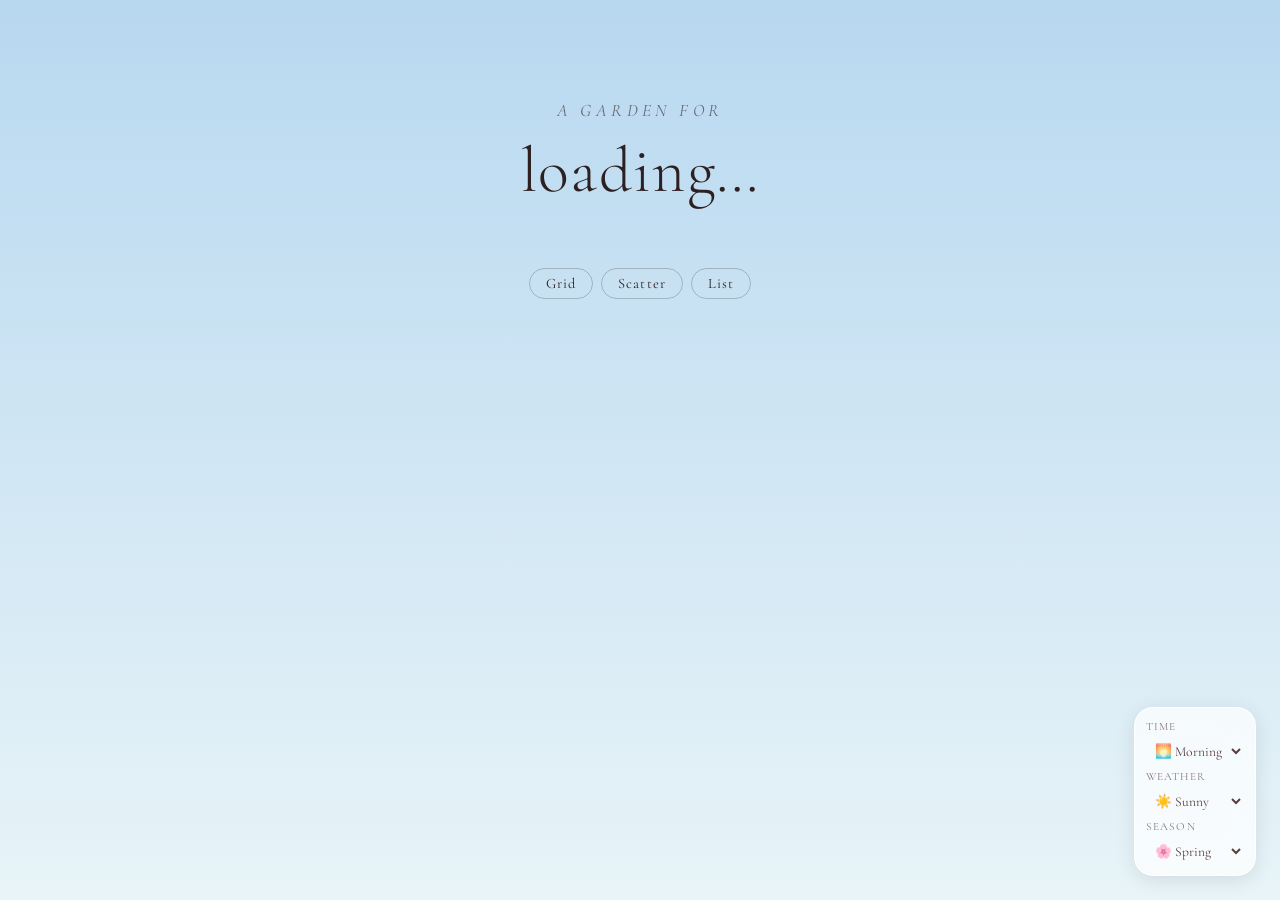
<file: v1.0/index.html>
<!DOCTYPE html>
<html lang="en">
<head>
  <meta charset="UTF-8" />
  <meta name="viewport" content="width=device-width, initial-scale=1.0" />
  <title>A Garden For You 🌸</title>
  <link rel="stylesheet" href="style.css" />
  <style>
    /* ── Page layout ─────────────────────────── */
    .garden-header {
      text-align: center;
      padding: clamp(3rem, 8vw, 6rem) var(--gap) clamp(1.5rem, 4vw, 3rem);
      position: relative;
      z-index: 2;
    }
    .garden-header .greeting {
      font-family: var(--font-display);
      font-size: clamp(0.9rem, 2.5vw, 1.1rem);
      letter-spacing: 0.25em;
      text-transform: uppercase;
      opacity: 0.6;
      margin-bottom: 0.5rem;
      font-style: italic;
    }
    .garden-header h1 { margin-bottom: 0.8rem; }
    .garden-header .welcome {
      font-size: clamp(1.05rem, 2.5vw, 1.3rem);
      opacity: 0.75;
      font-style: italic;
      max-width: 36ch;
      margin: 0 auto;
    }

    /* ── Layout toggle ───────────────────────── */
    .layout-toggle {
      display: flex;
      align-items: center;
      justify-content: center;
      gap: 0.5rem;
      margin-bottom: clamp(1.5rem, 4vw, 2.5rem);
      position: relative;
      z-index: 2;
    }
    .layout-btn {
      font-family: var(--font-display);
      font-size: 0.9rem;
      letter-spacing: 0.08em;
      padding: 0.4em 1.1em;
      border-radius: 2em;
      border: 1px solid rgba(0,0,0,0.2);
      background: transparent;
      cursor: pointer;
      transition: all 0.25s;
      color: inherit;
    }
    .layout-btn.active {
      background: var(--deep-rose);
      border-color: var(--deep-rose);
      color: white;
    }

    /* ── Grid layout ─────────────────────────── */
    #flower-grid {
      max-width: 1200px;
      margin: 0 auto;
      padding: 0 var(--gap) clamp(3rem, 8vw, 5rem);
      position: relative;
      z-index: 2;
    }
    #flower-grid.layout-grid {
      display: grid;
      grid-template-columns: repeat(auto-fill, minmax(min(280px, 100%), 1fr));
      gap: var(--gap);
    }
    #flower-grid.layout-list {
      display: flex;
      flex-direction: column;
      gap: 1rem;
      max-width: 700px;
    }
    #flower-grid.layout-scatter {
      display: block;
      min-height: 80vh;
      position: relative;
    }

    /* ── Flower card ─────────────────────────── */
    .flower-card {
      cursor: pointer;
      text-decoration: none;
      color: inherit;
      display: block;
    }
    .flower-card .card-inner {
      padding: clamp(1.2rem, 3vw, 2rem);
      height: 100%;
      display: flex;
      flex-direction: column;
      gap: 0.8rem;
    }
    .layout-list .flower-card .card-inner {
      flex-direction: row;
      align-items: center;
      gap: 1.2rem;
    }

    .flower-icon {
      width: 80px;
      height: 80px;
      border-radius: 50%;
      display: flex;
      align-items: center;
      justify-content: center;
      font-size: 2.2rem;
      flex-shrink: 0;
      transition: transform 0.4s var(--ease-gentle);
    }
    .flower-card:hover .flower-icon { transform: rotate(12deg) scale(1.1); }
    .layout-list .flower-icon { width: 64px; height: 64px; font-size: 1.8rem; }

    .flower-card h3 {
      font-size: clamp(1.3rem, 3vw, 1.7rem);
      font-weight: 400;
    }
    .flower-card .fun-fact {
      font-size: 0.92rem;
      opacity: 0.6;
      font-style: italic;
      line-height: 1.5;
    }
    .flower-card .visit-hint {
      margin-top: auto;
      font-size: 0.85rem;
      letter-spacing: 0.1em;
      text-transform: uppercase;
      opacity: 0;
      transition: opacity 0.3s;
    }
    .flower-card:hover .visit-hint { opacity: 0.5; }

    /* Scatter layout */
    .layout-scatter .flower-card {
      position: absolute;
      width: clamp(180px, 25vw, 240px);
    }

    /* ── Entrance animation ───────────────────── */
    .flower-card {
      opacity: 0;
      transform: translateY(20px);
      animation: cardIn 0.6s var(--ease-gentle) forwards;
    }
    @keyframes cardIn {
      to { opacity: 1; transform: translateY(0); }
    }

    /* ── Ambient petals ──────────────────────── */
    .ambient-petal {
      position: fixed;
      pointer-events: none;
      font-size: clamp(1rem, 3vw, 1.6rem);
      opacity: 0;
      animation: petalDrift linear infinite;
      z-index: 0;
    }
    @keyframes petalDrift {
      0%   { transform: translateY(110vh) rotate(0deg) translateX(0); opacity: 0; }
      5%   { opacity: 0.7; }
      95%  { opacity: 0.4; }
      100% { transform: translateY(-20vh) rotate(720deg) translateX(40px); opacity: 0; }
    }
  </style>
</head>
<body>
  <canvas class="stars" id="stars"></canvas>

  <!-- Header -->
  <header class="garden-header">
    <p class="greeting" id="greeting-line">A garden for</p>
    <h1 id="site-title">loading…</h1>
    <p class="welcome" id="welcome-msg"></p>
  </header>

  <!-- Layout toggle -->
  <div class="layout-toggle" role="group" aria-label="Gallery layout">
    <button class="layout-btn" data-layout="grid">Grid</button>
    <button class="layout-btn" data-layout="scatter">Scatter</button>
    <button class="layout-btn" data-layout="list">List</button>
  </div>

  <!-- Flower grid -->
  <main id="flower-grid" class="layout-grid" aria-label="Flower gallery"></main>

  <!-- Environment toggle -->
  <aside class="env-toggle" aria-label="Environment settings">
    <label for="env-time">Time</label>
    <select id="env-time">
      <option value="morning">🌅 Morning</option>
      <option value="sunset">🌇 Sunset</option>
      <option value="night">🌙 Night</option>
    </select>
    <label for="env-weather">Weather</label>
    <select id="env-weather">
      <option value="sunny">☀️ Sunny</option>
      <option value="rainy">🌧 Rainy</option>
      <option value="foggy">🌫 Foggy</option>
    </select>
    <label for="env-season">Season</label>
    <select id="env-season">
      <option value="spring">🌸 Spring</option>
      <option value="summer">🌻 Summer</option>
      <option value="autumn">🍂 Autumn</option>
      <option value="winter">❄️ Winter</option>
    </select>
  </aside>

  <script src="config.js"></script>
  <script src="interaction.js"></script>
  <script>
    // ── Apply text from config ──────────────────────
    document.getElementById('greeting-line').textContent = 'A garden for ' + GARDEN_CONFIG.recipientName;
    document.getElementById('site-title').textContent = GARDEN_CONFIG.siteTitle;
    document.getElementById('welcome-msg').textContent = GARDEN_CONFIG.welcomeMessage;
    document.title = GARDEN_CONFIG.siteTitle;

    // ── Render flowers ──────────────────────────────
    const grid = document.getElementById('flower-grid');
    const EMOJIS = { rose:'🌹', sunflower:'🌻', 'cherry-blossom':'🌸', lavender:'💜', tulip:'🌷', daisy:'🌼' };

    GARDEN_CONFIG.flowers.forEach((f, i) => {
      const a = document.createElement('a');
      a.className = 'flower-card card';
      a.href = f.file;
      a.setAttribute('data-repel', '');
      a.style.animationDelay = (i * 0.1) + 's';
      a.innerHTML = `
        <div class="card-inner">
          <div class="flower-icon" style="background:${f.color}22; color:${f.color}">
            ${EMOJIS[f.id] || '🌺'}
          </div>
          <div>
            <h3>${f.name}</h3>
            <p class="fun-fact">${f.funFact}</p>
          </div>
          <span class="visit-hint">Visit →</span>
        </div>`;
      grid.appendChild(a);
    });

    // ── Layout toggle ────────────────────────────────
    let currentLayout = localStorage.getItem('garden_layout') || GARDEN_CONFIG.defaultGalleryLayout;

    function applyLayout(layout) {
      currentLayout = layout;
      grid.className = 'layout-' + layout;
      document.querySelectorAll('.layout-btn').forEach(b => {
        b.classList.toggle('active', b.dataset.layout === layout);
      });
      localStorage.setItem('garden_layout', layout);

      if (layout === 'scatter') applyScatter();
    }

    function applyScatter() {
      const cards = grid.querySelectorAll('.flower-card');
      const W = grid.offsetWidth, H = Math.max(grid.offsetHeight, window.innerHeight * 0.8);
      grid.style.height = H + 'px';
      cards.forEach(card => {
        const cw = parseInt(getComputedStyle(card).width) || 220;
        const x = Math.random() * (W - cw);
        const y = Math.random() * (H - 200);
        card.style.left = x + 'px';
        card.style.top  = y + 'px';
        card.style.transform = `rotate(${(Math.random()-0.5)*8}deg)`;
      });
    }

    document.querySelectorAll('.layout-btn').forEach(btn => {
      btn.addEventListener('click', () => applyLayout(btn.dataset.layout));
    });
    applyLayout(currentLayout);

    // ── Environment ──────────────────────────────────
    const env = GARDEN_CONFIG.environment;
    const body = document.body;

    function applyEnv(e) {
      ['morning','sunset','night','sunny','rainy','foggy','spring','summer','autumn','winter']
        .forEach(c => body.classList.remove('env-' + c));
      body.classList.add('env-' + e.timeOfDay, 'env-' + e.weather, 'env-' + e.season);
      document.getElementById('env-time').value = e.timeOfDay;
      document.getElementById('env-weather').value = e.weather;
      document.getElementById('env-season').value = e.season;
      if (e.timeOfDay === 'night') drawStars();
    }

    document.getElementById('env-time').addEventListener('change', e => {
      env.timeOfDay = e.target.value;
      saveEnv();
      applyEnv(env);
    });
    document.getElementById('env-weather').addEventListener('change', e => {
      env.weather = e.target.value;
      saveEnv();
      applyEnv(env);
    });
    document.getElementById('env-season').addEventListener('change', e => {
      env.season = e.target.value;
      saveEnv();
      applyEnv(env);
    });

    function saveEnv() {
      localStorage.setItem('garden_env', JSON.stringify(env));
    }

    applyEnv(env);

    // ── Stars ────────────────────────────────────────
    function drawStars() {
      const canvas = document.getElementById('stars');
      if (!canvas) return;
      canvas.width = window.innerWidth;
      canvas.height = window.innerHeight;
      const ctx = canvas.getContext('2d');
      ctx.clearRect(0, 0, canvas.width, canvas.height);
      for (let i = 0; i < 180; i++) {
        const x = Math.random() * canvas.width;
        const y = Math.random() * canvas.height * 0.7;
        const r = Math.random() * 1.5 + 0.3;
        ctx.beginPath();
        ctx.arc(x, y, r, 0, Math.PI * 2);
        ctx.fillStyle = `rgba(255,255,255,${Math.random() * 0.7 + 0.3})`;
        ctx.fill();
      }
    }

    // ── Ambient petals ────────────────────────────────
    const PETAL_EMOJIS = ['🌸','🌺','🌼','✿','❀','🍃','🌿'];
    for (let i = 0; i < 10; i++) {
      const p = document.createElement('div');
      p.className = 'ambient-petal';
      p.setAttribute('data-repel', '');
      p.textContent = PETAL_EMOJIS[Math.floor(Math.random() * PETAL_EMOJIS.length)];
      p.style.left = (Math.random() * 100) + 'vw';
      p.style.animationDuration = (8 + Math.random() * 14) + 's';
      p.style.animationDelay    = (Math.random() * 12) + 's';
      document.body.appendChild(p);
    }
  </script>
</body>
</html>
</file>
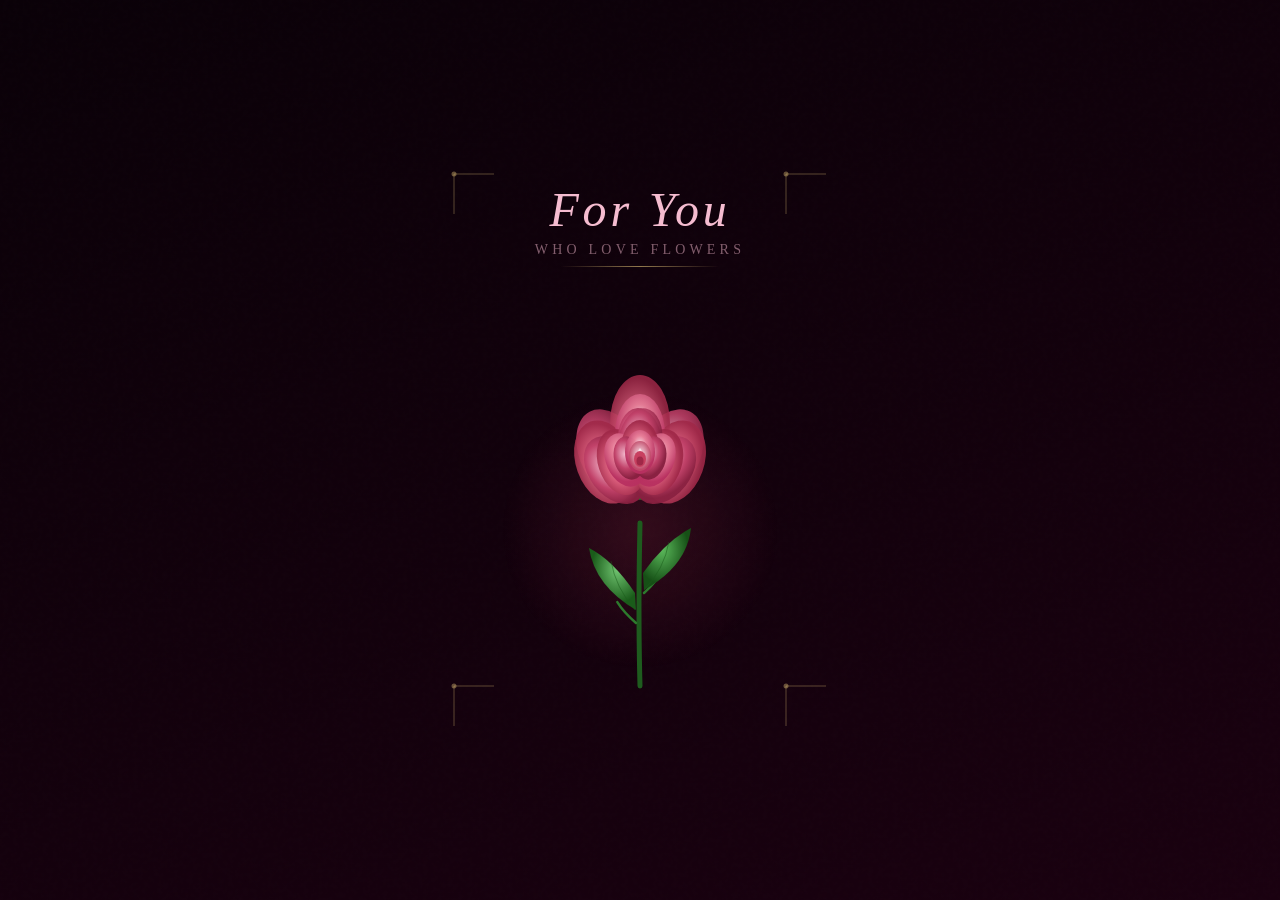
<file: rose_bloom.html>
<!DOCTYPE html>
<html lang="en">
<head>
  <meta charset="UTF-8"/>
  <meta name="viewport" content="width=device-width, initial-scale=1.0"/>
  <title>Rose in Bloom</title>
  <style>
    *, *::before, *::after { margin: 0; padding: 0; box-sizing: border-box; }

    @import url('https://fonts.googleapis.com/css2?family=Cormorant+Garamond:ital,wght@0,300;0,400;1,300&display=swap');

    :root {
      --rose-deep:   #a02848;
      --rose-mid:    #c84060;
      --rose-light:  #e8809a;
      --rose-pale:   #f5bcd0;
      --rose-blush:  #fce8ee;
      --leaf-dark:   #1a5c1a;
      --leaf-mid:    #2d7a2d;
      --leaf-light:  #4aaa4a;
      --stem:        #1e5c1e;
      --bg-top:      #0a0008;
      --bg-bot:      #1a0010;
      --gold:        #e8c97a;
    }

    html, body {
      width: 100%; height: 100%;
      background: linear-gradient(160deg, var(--bg-top) 0%, var(--bg-bot) 100%);
      min-height: 100vh;
      display: flex;
      align-items: center;
      justify-content: center;
      font-family: 'Cormorant Garamond', 'Georgia', serif;
      overflow: hidden;
    }

    /* Ambient noise grain */
    body::before {
      content: '';
      position: fixed;
      inset: 0;
      background-image: url("data:image/svg+xml,%3Csvg viewBox='0 0 200 200' xmlns='http://www.w3.org/2000/svg'%3E%3Cfilter id='n'%3E%3CfeTurbulence type='fractalNoise' baseFrequency='0.9' numOctaves='4' stitchTiles='stitch'/%3E%3C/filter%3E%3Crect width='100%25' height='100%25' filter='url(%23n)' opacity='0.08'/%3E%3C/svg%3E");
      opacity: 0.18;
      pointer-events: none;
      z-index: 0;
    }

    .stage {
      position: relative;
      width: 420px;
      height: 600px;
      display: flex;
      flex-direction: column;
      align-items: center;
      justify-content: flex-end;
      z-index: 1;
    }

    /* Soft glow behind rose */
    .glow {
      position: absolute;
      bottom: 80px;
      left: 50%;
      transform: translateX(-50%);
      width: 280px;
      height: 280px;
      border-radius: 50%;
      background: radial-gradient(circle, rgba(200,64,96,0.18) 0%, transparent 70%);
      opacity: 0;
      animation: glowIn 1.5s ease 3s forwards;
      pointer-events: none;
    }
    @keyframes glowIn { to { opacity: 1; } }

    /* Title */
    .title-wrap {
      position: absolute;
      top: 36px;
      text-align: center;
      opacity: 0;
      animation: fadeUp 1.2s ease 4s forwards;
    }
    .title-wrap h1 {
      font-size: 48px;
      font-weight: 300;
      font-style: italic;
      color: var(--rose-pale);
      letter-spacing: 0.08em;
      line-height: 1;
    }
    .title-wrap p {
      font-size: 14px;
      font-weight: 300;
      color: rgba(245,188,208,0.5);
      letter-spacing: 0.3em;
      text-transform: uppercase;
      margin-top: 8px;
    }
    @keyframes fadeUp {
      from { opacity: 0; transform: translateY(8px); }
      to   { opacity: 1; transform: translateY(0); }
    }

    /* Decorative line */
    .deco-line {
      position: absolute;
      top: 116px;
      left: 50%;
      transform: translateX(-50%);
      width: 0;
      height: 1px;
      background: linear-gradient(90deg, transparent, var(--gold), transparent);
      opacity: 0;
      animation: lineExpand 1s ease 4.5s forwards;
    }
    @keyframes lineExpand {
      to { width: 160px; opacity: 0.6; }
    }

    /* Main rose SVG */
    svg#rose {
      overflow: visible;
      position: relative;
      z-index: 2;
      margin-bottom: 32px;
    }

    /* ---- Rose animations ---- */
    .stem {
      stroke: var(--stem);
      stroke-width: 5;
      stroke-linecap: round;
      fill: none;
      stroke-dasharray: 240;
      stroke-dashoffset: 240;
      animation: growStem 1.4s cubic-bezier(0.4,0,0.2,1) 0.3s forwards;
    }
    @keyframes growStem { to { stroke-dashoffset: 0; } }

    .thorn {
      stroke: var(--leaf-mid);
      stroke-width: 2.5;
      stroke-linecap: round;
      fill: none;
      stroke-dasharray: 28;
      stroke-dashoffset: 28;
    }
    .t1 { animation: growStem 0.35s ease 1.5s forwards; }
    .t2 { animation: growStem 0.35s ease 1.8s forwards; }

    .leaf-l {
      fill: url(#lgL);
      transform-origin: 165px 368px;
      transform: scale(0);
      animation: pop 0.65s cubic-bezier(0.34,1.56,0.64,1) 1.4s forwards;
    }
    .leaf-r {
      fill: url(#lgR);
      transform-origin: 195px 345px;
      transform: scale(0);
      animation: pop 0.65s cubic-bezier(0.34,1.56,0.64,1) 1.7s forwards;
    }
    .leaf-vein-l {
      stroke: var(--leaf-dark); stroke-width: 1; fill: none; opacity: 0.5;
      stroke-dasharray: 55; stroke-dashoffset: 55;
      animation: growStem 0.45s ease 1.5s forwards;
    }
    .leaf-vein-r {
      stroke: var(--leaf-dark); stroke-width: 1; fill: none; opacity: 0.5;
      stroke-dasharray: 55; stroke-dashoffset: 55;
      animation: growStem 0.45s ease 1.8s forwards;
    }
    @keyframes pop { to { transform: scale(1); } }

    .sepal {
      transform-origin: 185px 255px;
      transform: scale(0);
      animation: pop 0.5s cubic-bezier(0.34,1.4,0.64,1) 2s forwards;
    }

    /* Petal layers */
    .pl { transform-origin: 185px 218px; }
    .pl1 { transform: scale(0) rotate(-12deg); animation: bloomP 0.6s cubic-bezier(0.34,1.4,0.64,1) 2.2s forwards; }
    .pl2 { transform: scale(0) rotate(18deg);  animation: bloomP 0.6s cubic-bezier(0.34,1.4,0.64,1) 2.4s forwards; }
    .pl3 { transform: scale(0) rotate(-30deg); animation: bloomP 0.6s cubic-bezier(0.34,1.4,0.64,1) 2.6s forwards; }
    .pl4 { transform: scale(0) rotate(8deg);   animation: bloomP 0.6s cubic-bezier(0.34,1.4,0.64,1) 2.8s forwards; }
    .pl5 { transform: scale(0);               animation: bloomP 0.6s cubic-bezier(0.34,1.4,0.64,1) 3.0s forwards; }
    .pl6 { transform: scale(0);               animation: bloomP 0.55s cubic-bezier(0.34,1.56,0.64,1) 3.2s forwards; }
    .plC { transform: scale(0);               animation: bloomP 0.5s cubic-bezier(0.34,1.56,0.64,1) 3.5s forwards; }
    @keyframes bloomP { to { transform: scale(1) rotate(0deg); } }

    /* Sparkles */
    .spark { opacity: 0; animation: spark 0.7s ease-out forwards; }
    .sk1 { animation-delay: 3.7s; }
    .sk2 { animation-delay: 3.9s; }
    .sk3 { animation-delay: 3.8s; }
    .sk4 { animation-delay: 4.0s; }
    @keyframes spark {
      0%   { opacity: 0; transform: scale(0); }
      50%  { opacity: 1; transform: scale(1.3); }
      100% { opacity: 0; transform: scale(0.8); }
    }

    /* Sway after full bloom */
    .rose-g {
      transform-origin: 185px 450px;
      animation: sway 5s ease-in-out 4.5s infinite;
    }
    @keyframes sway {
      0%,100% { transform: rotate(0deg); }
      25%      { transform: rotate(1.8deg); }
      75%      { transform: rotate(-1.8deg); }
    }

    /* Floating petals */
    .fp {
      opacity: 0;
      animation: floatP linear infinite;
    }
    @keyframes floatP {
      0%   { opacity: 0; transform: translateY(0) rotate(0deg) scale(1); }
      10%  { opacity: 0.65; }
      85%  { opacity: 0.3; }
      100% { opacity: 0; transform: translateY(-560px) rotate(400deg) scale(0.6); }
    }

    /* Corner ornaments */
    .ornament {
      position: absolute;
      opacity: 0;
      animation: fadeUp 1s ease 5s forwards;
    }
    .ornament.tl { top: 20px; left: 20px; }
    .ornament.tr { top: 20px; right: 20px; transform: scaleX(-1); }
    .ornament.bl { bottom: 20px; left: 20px; transform: scaleY(-1); }
    .ornament.br { bottom: 20px; right: 20px; transform: scale(-1,-1); }
  </style>
</head>
<body>
  <div class="stage">

    <!-- Ambient glow -->
    <div class="glow"></div>

    <!-- Title -->
    <div class="title-wrap">
      <h1>For You </h1>
      <p>Who love flowers</p>
    </div>
    <div class="deco-line"></div>

    <!-- Corner ornaments -->
    <svg class="ornament tl" width="48" height="48" viewBox="0 0 48 48">
      <path d="M4 44 L4 4 L44 4" stroke="rgba(232,201,122,0.35)" stroke-width="1" fill="none"/>
      <circle cx="4" cy="4" r="2.5" fill="rgba(232,201,122,0.4)"/>
    </svg>
    <svg class="ornament tr" width="48" height="48" viewBox="0 0 48 48">
      <path d="M4 44 L4 4 L44 4" stroke="rgba(232,201,122,0.35)" stroke-width="1" fill="none"/>
      <circle cx="4" cy="4" r="2.5" fill="rgba(232,201,122,0.4)"/>
    </svg>
    <svg class="ornament bl" width="48" height="48" viewBox="0 0 48 48">
      <path d="M4 44 L4 4 L44 4" stroke="rgba(232,201,122,0.35)" stroke-width="1" fill="none"/>
      <circle cx="4" cy="4" r="2.5" fill="rgba(232,201,122,0.4)"/>
    </svg>
    <svg class="ornament br" width="48" height="48" viewBox="0 0 48 48">
      <path d="M4 44 L4 4 L44 4" stroke="rgba(232,201,122,0.35)" stroke-width="1" fill="none"/>
      <circle cx="4" cy="4" r="2.5" fill="rgba(232,201,122,0.4)"/>
    </svg>

    <!-- Floating ambient petals (behind rose) -->
    <svg style="position:absolute;inset:0;width:100%;height:100%;pointer-events:none;z-index:1" viewBox="0 0 420 600">
      <ellipse class="fp" cx="60"  cy="590" rx="10" ry="6" fill="#e8809a" style="animation-duration:7s;animation-delay:4.5s"/>
      <ellipse class="fp" cx="340" cy="590" rx="8"  ry="5" fill="#f0a0b4" style="animation-duration:8.5s;animation-delay:5.2s"/>
      <ellipse class="fp" cx="100" cy="590" rx="9"  ry="5" fill="#c84060" style="animation-duration:6s;animation-delay:6s"/>
      <ellipse class="fp" cx="280" cy="590" rx="11" ry="6" fill="#e8809a" style="animation-duration:9s;animation-delay:4.8s"/>
      <ellipse class="fp" cx="190" cy="590" rx="7"  ry="4" fill="#f5bcd0" style="animation-duration:7.5s;animation-delay:6.5s"/>
      <ellipse class="fp" cx="360" cy="590" rx="9"  ry="5" fill="#a02848" style="animation-duration:8s;animation-delay:7.2s"/>
      <ellipse class="fp" cx="30"  cy="590" rx="8"  ry="4" fill="#f0a0b4" style="animation-duration:10s;animation-delay:5s"/>
      <ellipse class="fp" cx="220" cy="590" rx="10" ry="5" fill="#e06080" style="animation-duration:7.8s;animation-delay:5.7s"/>
      <ellipse class="fp" cx="150" cy="590" rx="7"  ry="4" fill="#fce8ee" style="animation-duration:6.5s;animation-delay:8s"/>
      <ellipse class="fp" cx="390" cy="590" rx="8"  ry="5" fill="#c84060" style="animation-duration:9.5s;animation-delay:6.8s"/>
    </svg>

    <!-- Main Rose -->
    <svg id="rose" width="370" height="480" viewBox="0 0 370 480">
      <defs>
        <radialGradient id="rg1" cx="45%" cy="55%" r="52%">
          <stop offset="0%" stop-color="#f9d0dc"/>
          <stop offset="50%" stop-color="#d85a78"/>
          <stop offset="100%" stop-color="#a02848"/>
        </radialGradient>
        <radialGradient id="rg2" cx="40%" cy="40%" r="55%">
          <stop offset="0%" stop-color="#f5bcd0"/>
          <stop offset="60%" stop-color="#c04068"/>
          <stop offset="100%" stop-color="#882040"/>
        </radialGradient>
        <radialGradient id="rg3" cx="50%" cy="35%" r="55%">
          <stop offset="0%" stop-color="#fce8ee"/>
          <stop offset="40%" stop-color="#e8809a"/>
          <stop offset="100%" stop-color="#b83060"/>
        </radialGradient>
        <radialGradient id="rgC" cx="50%" cy="45%" r="50%">
          <stop offset="0%" stop-color="#fce8ee"/>
          <stop offset="100%" stop-color="#c04868"/>
        </radialGradient>
        <radialGradient id="lgL" cx="60%" cy="35%" r="55%">
          <stop offset="0%" stop-color="#70c470"/>
          <stop offset="100%" stop-color="#1a5c1a"/>
        </radialGradient>
        <radialGradient id="lgR" cx="40%" cy="35%" r="55%">
          <stop offset="0%" stop-color="#5ab85a"/>
          <stop offset="100%" stop-color="#165016"/>
        </radialGradient>
        <filter id="softBlur">
          <feGaussianBlur stdDeviation="0.8"/>
        </filter>
      </defs>

      <g class="rose-g">

        <!-- Stem -->
        <path class="stem" d="M185 448 Q183 375 185 285"/>

        <!-- Thorns -->
        <path class="thorn t1" d="M181 385 Q166 372 160 360"/>
        <path class="thorn t2" d="M189 355 Q204 342 208 328"/>

        <!-- Leaves -->
        <path class="leaf-l" d="M181 372 Q140 348 134 310 Q158 322 180 355 Z"/>
        <path class="leaf-vein-l" d="M180 372 Q156 344 155 312"/>
        <path class="leaf-r" d="M189 352 Q232 328 236 290 Q210 304 188 335 Z"/>
        <path class="leaf-vein-r" d="M189 352 Q214 326 215 292"/>

        <!-- Sepal -->
        <g class="sepal">
          <path d="M185 262 Q168 244 157 228 Q173 234 185 252 Q197 234 213 228 Q202 244 185 262Z" fill="#2d8a2d"/>
          <path d="M185 262 Q160 252 150 240 Q166 242 185 256 Z" fill="#1e6e1e"/>
          <path d="M185 262 Q210 252 220 240 Q204 242 185 256 Z" fill="#1e6e1e"/>
        </g>

        <!-- Petal layer 1 — far outer -->
        <g class="pl pl1">
          <ellipse cx="158" cy="218" rx="32" ry="50" fill="url(#rg2)" opacity="0.88" transform="rotate(-28,158,218)"/>
          <ellipse cx="212" cy="218" rx="32" ry="50" fill="url(#rg2)" opacity="0.88" transform="rotate(28,212,218)"/>
          <ellipse cx="185" cy="185" rx="30" ry="48" fill="url(#rg1)" opacity="0.85"/>
        </g>

        <!-- Petal layer 2 -->
        <g class="pl pl2">
          <ellipse cx="150" cy="224" rx="29" ry="43" fill="url(#rg1)" opacity="0.9" transform="rotate(-20,150,224)"/>
          <ellipse cx="220" cy="224" rx="29" ry="43" fill="url(#rg1)" opacity="0.9" transform="rotate(20,220,224)"/>
        </g>

        <!-- Petal layer 3 -->
        <g class="pl pl3">
          <ellipse cx="160" cy="232" rx="26" ry="38" fill="url(#rg2)" opacity="0.93" transform="rotate(-38,160,232)"/>
          <ellipse cx="210" cy="232" rx="26" ry="38" fill="url(#rg2)" opacity="0.93" transform="rotate(38,210,232)"/>
          <ellipse cx="185" cy="196" rx="25" ry="40" fill="url(#rg3)" opacity="0.88"/>
        </g>

        <!-- Petal layer 4 -->
        <g class="pl pl4">
          <ellipse cx="166" cy="224" rx="23" ry="34" fill="url(#rg1)" opacity="0.94" transform="rotate(-18,166,224)"/>
          <ellipse cx="204" cy="224" rx="23" ry="34" fill="url(#rg1)" opacity="0.94" transform="rotate(18,204,224)"/>
          <ellipse cx="185" cy="204" rx="22" ry="34" fill="url(#rg2)" opacity="0.92" transform="rotate(-6,185,204)"/>
          <ellipse cx="185" cy="204" rx="22" ry="34" fill="url(#rg2)" opacity="0.88" transform="rotate(10,185,204)"/>
        </g>

        <!-- Petal layer 5 -->
        <g class="pl pl5">
          <ellipse cx="170" cy="222" rx="19" ry="28" fill="url(#rg3)" opacity="0.95" transform="rotate(-24,170,222)"/>
          <ellipse cx="200" cy="222" rx="19" ry="28" fill="url(#rg3)" opacity="0.95" transform="rotate(24,200,222)"/>
          <ellipse cx="185" cy="210" rx="19" ry="28" fill="url(#rg1)" opacity="0.93"/>
        </g>

        <!-- Petal layer 6 — inner -->
        <g class="pl pl6">
          <ellipse cx="174" cy="220" rx="15" ry="22" fill="url(#rg2)" opacity="0.97" transform="rotate(-14,174,220)"/>
          <ellipse cx="196" cy="220" rx="15" ry="22" fill="url(#rg2)" opacity="0.97" transform="rotate(14,196,220)"/>
          <ellipse cx="185" cy="214" rx="15" ry="22" fill="url(#rg3)" opacity="0.95"/>
        </g>

        <!-- Center spiral -->
        <g class="pl plC">
          <ellipse cx="185" cy="218" rx="11" ry="15" fill="url(#rgC)"/>
          <path d="M185 210 Q189 214 185 219 Q181 214 185 210Z" fill="#fce8ee" opacity="0.85"/>
          <ellipse cx="185" cy="221" rx="6" ry="8" fill="#c84060"/>
          <ellipse cx="185" cy="223" rx="3.5" ry="4.5" fill="#a02848"/>
        </g>

        <!-- Sparkles -->
        <g class="spark sk1">
          <line x1="143" y1="186" x2="143" y2="174" stroke="#ffd6e0" stroke-width="1.8"/>
          <line x1="137" y1="192" x2="125" y2="192" stroke="#ffd6e0" stroke-width="1.8"/>
          <line x1="139" y1="188" x2="131" y2="180" stroke="#ffd6e0" stroke-width="1.5"/>
          <line x1="147" y1="188" x2="155" y2="180" stroke="#ffd6e0" stroke-width="1.5"/>
        </g>
        <g class="spark sk2">
          <line x1="228" y1="190" x2="228" y2="178" stroke="#ffd6e0" stroke-width="1.8"/>
          <line x1="222" y1="196" x2="210" y2="196" stroke="#ffd6e0" stroke-width="1.8"/>
          <line x1="224" y1="192" x2="216" y2="184" stroke="#ffd6e0" stroke-width="1.5"/>
          <line x1="232" y1="192" x2="240" y2="184" stroke="#ffd6e0" stroke-width="1.5"/>
        </g>
        <g class="spark sk3">
          <line x1="163" y1="168" x2="163" y2="160" stroke="#ffb8cc" stroke-width="1.5"/>
          <line x1="158" y1="173" x2="150" y2="173" stroke="#ffb8cc" stroke-width="1.5"/>
        </g>
        <g class="spark sk4">
          <line x1="210" y1="170" x2="210" y2="162" stroke="#ffb8cc" stroke-width="1.5"/>
          <line x1="205" y1="175" x2="197" y2="175" stroke="#ffb8cc" stroke-width="1.5"/>
        </g>

      </g><!-- end rose-g -->
    </svg>

  </div>
</body>
</html>
</file>
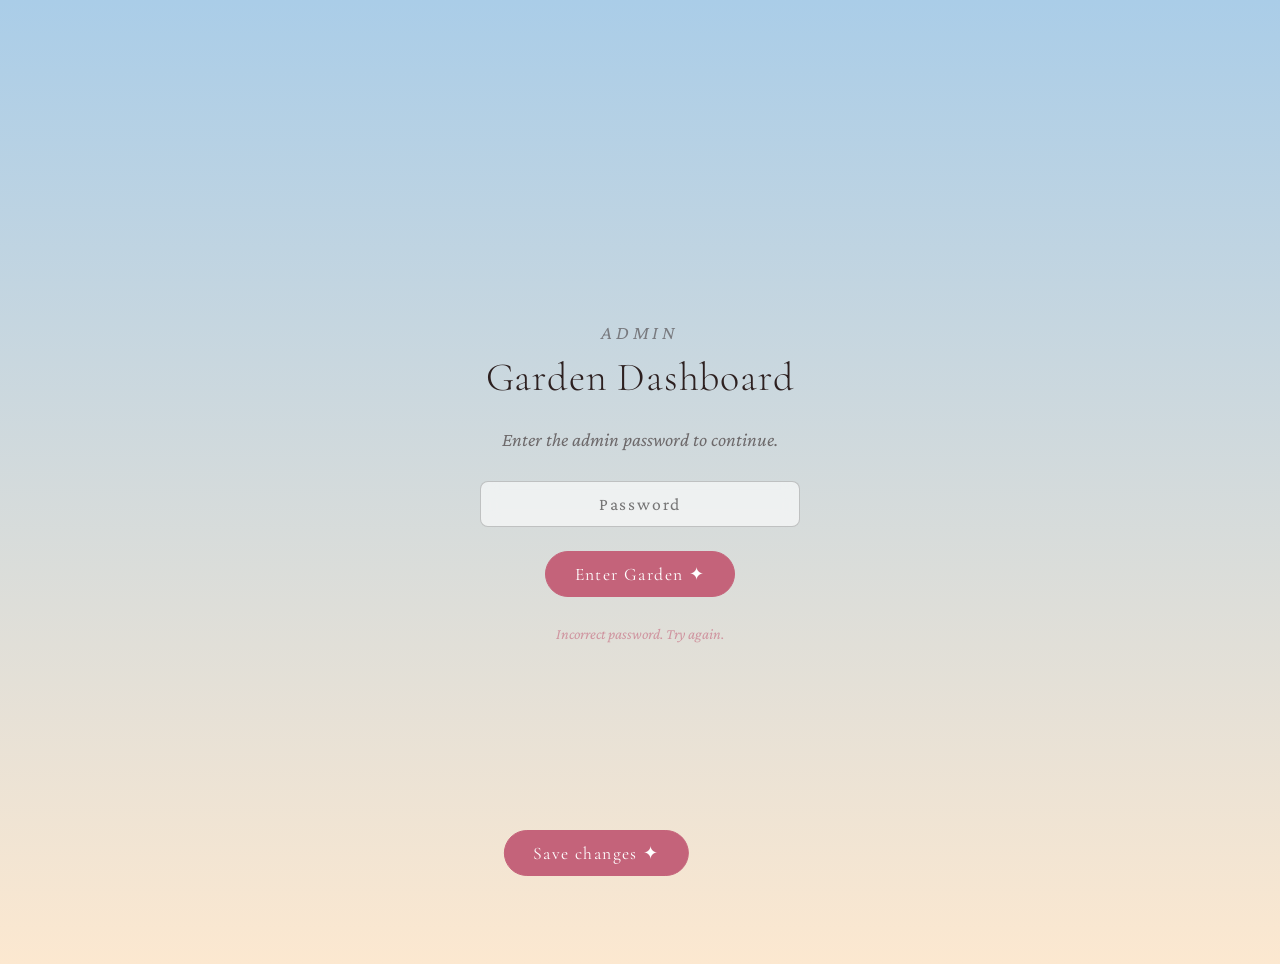
<file: v1.0/admin.html>
<!DOCTYPE html>
<html lang="en">
<head>
  <meta charset="UTF-8" />
  <meta name="viewport" content="width=device-width, initial-scale=1.0" />
  <title>Garden Admin</title>
  <link rel="stylesheet" href="style.css" />
  <style>
    body { min-height: 100dvh; padding: var(--gap); }

    /* ── Auth screen ─────────────────────────── */
    #auth-screen {
      min-height: 100dvh;
      display: flex;
      flex-direction: column;
      align-items: center;
      justify-content: center;
      gap: 1.5rem;
      text-align: center;
    }
    #auth-screen h2 { font-size: clamp(1.5rem, 4vw, 2.5rem); }
    #auth-screen p { opacity: 0.6; font-style: italic; }
    .auth-input {
      font-family: var(--font-body);
      font-size: 1.1rem;
      padding: 0.7em 1.2em;
      border: 1.5px solid rgba(0,0,0,0.2);
      border-radius: 0.5rem;
      background: rgba(255,255,255,0.6);
      backdrop-filter: blur(8px);
      outline: none;
      width: min(320px, 90vw);
      text-align: center;
      letter-spacing: 0.1em;
    }
    .auth-input:focus { border-color: var(--deep-rose); }
    .auth-error { color: var(--deep-rose); font-size: 0.95rem; opacity: 0; transition: opacity 0.3s; }
    .auth-error.visible { opacity: 1; }

    /* ── Dashboard ───────────────────────────── */
    #dashboard { display: none; max-width: 900px; margin: 0 auto; padding-bottom: 4rem; }
    #dashboard.visible { display: block; }

    .dash-header {
      display: flex;
      align-items: baseline;
      justify-content: space-between;
      flex-wrap: wrap;
      gap: 1rem;
      margin-bottom: 2.5rem;
      padding-top: 1rem;
    }
    .dash-header h1 { font-size: clamp(1.8rem, 4vw, 2.8rem); }
    .dash-header p { opacity: 0.55; font-style: italic; font-size: 0.95rem; }

    /* Sections */
    .admin-section {
      background: rgba(255,255,255,0.55);
      backdrop-filter: blur(12px);
      border: 1px solid rgba(255,255,255,0.7);
      border-radius: var(--radius);
      padding: 1.5rem 2rem;
      margin-bottom: 1.5rem;
    }
    .admin-section h3 {
      font-size: 1.2rem;
      margin-bottom: 1.2rem;
      padding-bottom: 0.5rem;
      border-bottom: 1px solid rgba(0,0,0,0.08);
      letter-spacing: 0.05em;
    }

    /* Form rows */
    .field-row {
      display: grid;
      grid-template-columns: 1fr 2fr;
      gap: 0.6rem 1.2rem;
      align-items: center;
      margin-bottom: 0.8rem;
    }
    @media (max-width: 500px) { .field-row { grid-template-columns: 1fr; } }
    .field-row label {
      font-family: var(--font-display);
      font-size: 1rem;
      opacity: 0.7;
    }
    .admin-input, .admin-select, .admin-textarea {
      font-family: var(--font-body);
      font-size: 1rem;
      padding: 0.5em 0.8em;
      border: 1px solid rgba(0,0,0,0.15);
      border-radius: 0.4rem;
      background: rgba(255,255,255,0.7);
      outline: none;
      width: 100%;
      color: var(--ink);
    }
    .admin-input:focus, .admin-select:focus, .admin-textarea:focus {
      border-color: var(--deep-rose);
    }
    .admin-textarea { resize: vertical; min-height: 60px; }

    /* Range slider */
    .slider-row {
      display: grid;
      grid-template-columns: 1fr 2fr auto;
      gap: 0.6rem 1rem;
      align-items: center;
      margin-bottom: 0.8rem;
    }
    @media (max-width: 500px) { .slider-row { grid-template-columns: 1fr 1fr auto; } }
    input[type="range"] {
      width: 100%;
      accent-color: var(--deep-rose);
    }
    .slider-val {
      font-family: var(--font-display);
      font-size: 0.95rem;
      min-width: 3ch;
      text-align: right;
      opacity: 0.7;
    }

    /* Flower editor accordion */
    .flower-item {
      border: 1px solid rgba(0,0,0,0.08);
      border-radius: 0.8rem;
      margin-bottom: 0.6rem;
      overflow: hidden;
    }
    .flower-item-head {
      display: flex;
      align-items: center;
      gap: 0.8rem;
      padding: 0.8rem 1rem;
      cursor: pointer;
      background: rgba(255,255,255,0.4);
      transition: background 0.2s;
      user-select: none;
    }
    .flower-item-head:hover { background: rgba(255,255,255,0.65); }
    .flower-dot {
      width: 14px; height: 14px;
      border-radius: 50%;
      flex-shrink: 0;
    }
    .flower-item-head span { font-family: var(--font-display); font-size: 1.05rem; flex: 1; }
    .flower-item-head .chevron { transition: transform 0.3s; opacity: 0.5; }
    .flower-item.open .chevron { transform: rotate(180deg); }
    .flower-item-body { display: none; padding: 0.8rem 1rem 1rem; }
    .flower-item.open .flower-item-body { display: block; }

    /* Save bar */
    .save-bar {
      position: fixed;
      bottom: 1.5rem;
      left: 50%;
      transform: translateX(-50%);
      display: flex;
      gap: 0.8rem;
      z-index: 200;
      flex-wrap: wrap;
      justify-content: center;
    }
    .save-toast {
      background: #3a8040;
      color: white;
      font-family: var(--font-display);
      font-size: 0.95rem;
      padding: 0.5em 1.2em;
      border-radius: 2em;
      opacity: 0;
      transition: opacity 0.3s;
      pointer-events: none;
    }
    .save-toast.visible { opacity: 1; }
  </style>
</head>
<body class="env-morning">

  <!-- Auth -->
  <div id="auth-screen">
    <div>
      <p class="greeting" style="letter-spacing:.2em;text-transform:uppercase;opacity:.5;font-style:italic;margin-bottom:.3rem">Admin</p>
      <h2>Garden Dashboard</h2>
    </div>
    <p>Enter the admin password to continue.</p>
    <input class="auth-input" type="password" id="pw-input" placeholder="Password" autocomplete="current-password" />
    <button class="btn btn-solid" onclick="checkPassword()">Enter Garden ✦</button>
    <p class="auth-error" id="auth-error">Incorrect password. Try again.</p>
  </div>

  <!-- Dashboard -->
  <div id="dashboard">
    <div class="dash-header">
      <div>
        <h1>Garden Admin 🌸</h1>
        <p>Changes are saved to your browser. Update config.js for permanent changes.</p>
      </div>
      <a href="index.html" class="btn">View Garden →</a>
    </div>

    <!-- Personal -->
    <div class="admin-section">
      <h3>Personal</h3>
      <div class="field-row">
        <label for="a-name">Recipient name</label>
        <input class="admin-input" id="a-name" type="text" />
      </div>
      <div class="field-row">
        <label for="a-welcome">Welcome message</label>
        <textarea class="admin-textarea" id="a-welcome"></textarea>
      </div>
    </div>

    <!-- Gallery -->
    <div class="admin-section">
      <h3>Gallery</h3>
      <div class="field-row">
        <label for="a-layout">Default layout</label>
        <select class="admin-select" id="a-layout">
          <option value="grid">Grid</option>
          <option value="scatter">Scatter</option>
          <option value="list">List</option>
        </select>
      </div>
    </div>

    <!-- Environment -->
    <div class="admin-section">
      <h3>Default Environment</h3>
      <div class="field-row">
        <label for="a-time">Time of day</label>
        <select class="admin-select" id="a-time">
          <option value="morning">🌅 Morning</option>
          <option value="sunset">🌇 Sunset</option>
          <option value="night">🌙 Night</option>
        </select>
      </div>
      <div class="field-row">
        <label for="a-weather">Weather</label>
        <select class="admin-select" id="a-weather">
          <option value="sunny">☀️ Sunny</option>
          <option value="rainy">🌧 Rainy</option>
          <option value="foggy">🌫 Foggy</option>
        </select>
      </div>
      <div class="field-row">
        <label for="a-season">Season</label>
        <select class="admin-select" id="a-season">
          <option value="spring">🌸 Spring</option>
          <option value="summer">🌻 Summer</option>
          <option value="autumn">🍂 Autumn</option>
          <option value="winter">❄️ Winter</option>
        </select>
      </div>
    </div>

    <!-- Repulsion -->
    <div class="admin-section">
      <h3>Repulsion Effect</h3>
      <div class="slider-row">
        <label>Intensity</label>
        <input type="range" id="a-intensity" min="1" max="100" />
        <span class="slider-val" id="a-intensity-val"></span>
      </div>
      <div class="slider-row">
        <label>Radius (px)</label>
        <input type="range" id="a-radius" min="30" max="300" />
        <span class="slider-val" id="a-radius-val"></span>
      </div>
      <div class="slider-row">
        <label>Return speed (s)</label>
        <input type="range" id="a-return" min="0.2" max="5" step="0.1" />
        <span class="slider-val" id="a-return-val"></span>
      </div>
    </div>

    <!-- Flowers -->
    <div class="admin-section">
      <h3>Flowers</h3>
      <div id="flower-editor"></div>
    </div>

    <!-- Reset -->
    <div style="text-align:right;margin-top:1rem;">
      <button class="btn" onclick="resetAll()" style="color:var(--deep-rose);border-color:var(--deep-rose)">Reset all to defaults</button>
    </div>
  </div>

  <!-- Save bar -->
  <div class="save-bar">
    <button class="btn btn-solid" onclick="saveAll()">Save changes ✦</button>
    <span class="save-toast" id="save-toast">Saved!</span>
  </div>

  <script src="config.js"></script>
  <script>
    // ── Auth ─────────────────────────────────────
    function checkPassword() {
      const input = document.getElementById('pw-input').value;
      if (input === GARDEN_CONFIG.adminPassword) {
        document.getElementById('auth-screen').style.display = 'none';
        document.getElementById('dashboard').classList.add('visible');
        populateDashboard();
      } else {
        document.getElementById('auth-error').classList.add('visible');
        document.getElementById('pw-input').value = '';
        document.getElementById('pw-input').focus();
      }
    }
    document.getElementById('pw-input').addEventListener('keydown', e => {
      if (e.key === 'Enter') checkPassword();
    });

    // ── Populate ──────────────────────────────────
    function populateDashboard() {
      const c = GARDEN_CONFIG;
      document.getElementById('a-name').value    = c.recipientName;
      document.getElementById('a-welcome').value = c.welcomeMessage;
      document.getElementById('a-layout').value  = c.defaultGalleryLayout;
      document.getElementById('a-time').value    = c.environment.timeOfDay;
      document.getElementById('a-weather').value = c.environment.weather;
      document.getElementById('a-season').value  = c.environment.season;

      setSlider('a-intensity', c.repulsion.intensity, 'a-intensity-val');
      setSlider('a-radius',    c.repulsion.radius,    'a-radius-val');
      setSlider('a-return',    c.repulsion.returnSpeed,'a-return-val');

      buildFlowerEditor();
    }

    function setSlider(id, val, valId) {
      const el = document.getElementById(id);
      el.value = val;
      document.getElementById(valId).textContent = val;
      el.addEventListener('input', () => {
        document.getElementById(valId).textContent = el.value;
      });
    }

    // ── Flower editor ─────────────────────────────
    function buildFlowerEditor() {
      const container = document.getElementById('flower-editor');
      GARDEN_CONFIG.flowers.forEach(f => {
        const item = document.createElement('div');
        item.className = 'flower-item';
        item.innerHTML = `
          <div class="flower-item-head" onclick="this.parentElement.classList.toggle('open')">
            <div class="flower-dot" style="background:${f.color}"></div>
            <span>${f.name}</span>
            <span class="chevron">▼</span>
          </div>
          <div class="flower-item-body">
            <div class="field-row">
              <label>Fun fact</label>
              <textarea class="admin-textarea" id="ff-${f.id}">${f.funFact}</textarea>
            </div>
            <div class="field-row">
              <label>Personal note</label>
              <textarea class="admin-textarea" id="pn-${f.id}">${f.personalNote}</textarea>
            </div>
          </div>`;
        container.appendChild(item);
      });
    }

    // ── Save ──────────────────────────────────────
    function saveAll() {
      const overrides = {
        recipientName:       document.getElementById('a-name').value,
        welcomeMessage:      document.getElementById('a-welcome').value,
        defaultGalleryLayout:document.getElementById('a-layout').value,
        environment: {
          timeOfDay: document.getElementById('a-time').value,
          weather:   document.getElementById('a-weather').value,
          season:    document.getElementById('a-season').value,
        },
        repulsion: {
          intensity:   parseFloat(document.getElementById('a-intensity').value),
          radius:      parseFloat(document.getElementById('a-radius').value),
          returnSpeed: parseFloat(document.getElementById('a-return').value),
        },
        flowers: GARDEN_CONFIG.flowers.map(f => ({
          id:           f.id,
          funFact:      (document.getElementById('ff-' + f.id) || {}).value || f.funFact,
          personalNote: (document.getElementById('pn-' + f.id) || {}).value || f.personalNote,
        }))
      };

      localStorage.setItem('garden_admin_overrides', JSON.stringify(overrides));
      localStorage.setItem('garden_env', JSON.stringify(overrides.environment));

      const toast = document.getElementById('save-toast');
      toast.classList.add('visible');
      setTimeout(() => toast.classList.remove('visible'), 2200);
    }

    function resetAll() {
      if (!confirm('Reset all admin overrides and return to config.js defaults?')) return;
      localStorage.removeItem('garden_admin_overrides');
      localStorage.removeItem('garden_env');
      localStorage.removeItem('garden_layout');
      location.reload();
    }
  </script>
</body>
</html>
</file>
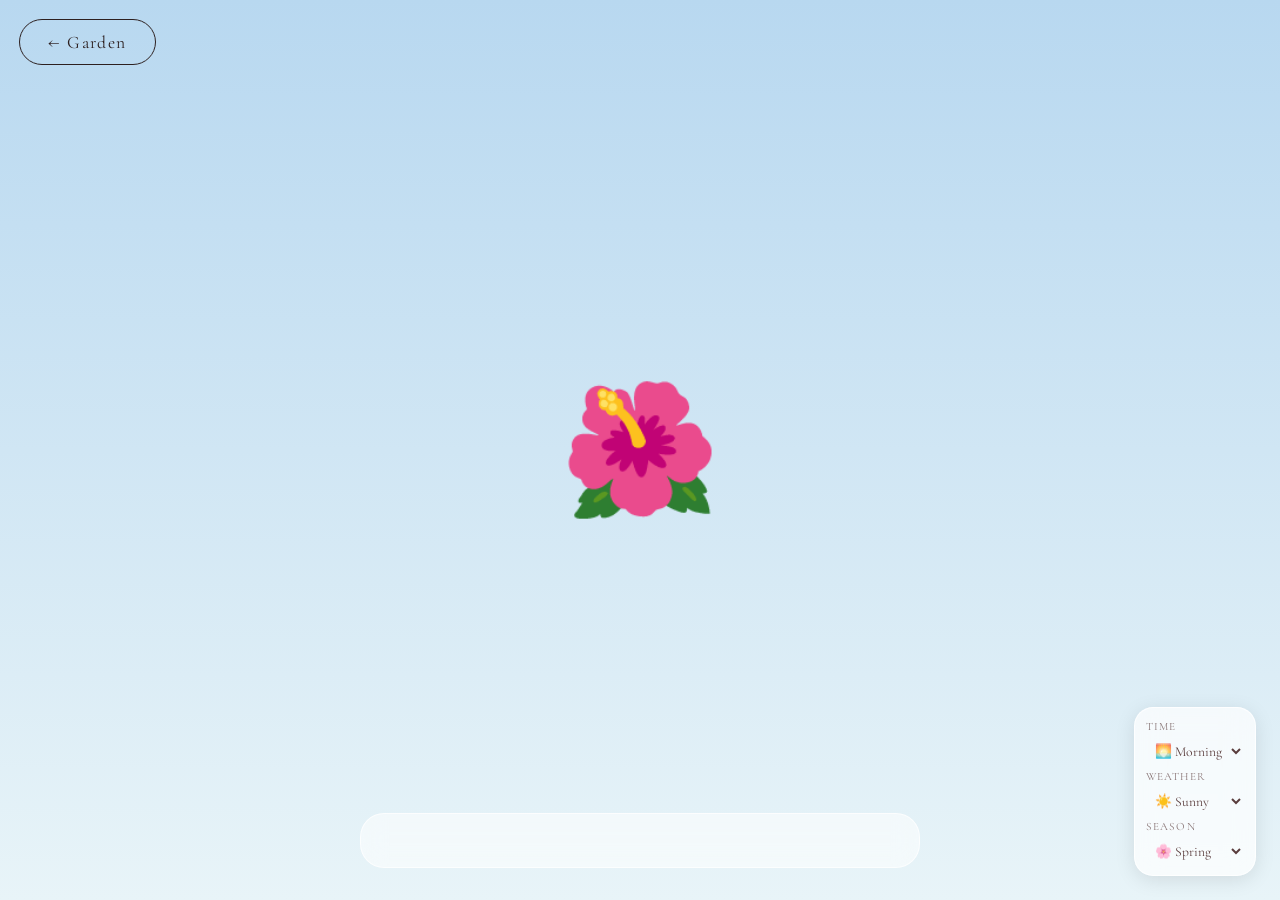
<file: v1.0/flowers/_template.html>
<!DOCTYPE html>
<html lang="en">
<head>
  <meta charset="UTF-8" />
  <meta name="viewport" content="width=device-width, initial-scale=1.0" />
  <title>New Flower</title>
  <link rel="stylesheet" href="../style.css" />
  <style>
    body { overflow: hidden; }

    .flower-stage {
      position: fixed; inset: 0;
      display: flex; align-items: center; justify-content: center;
      z-index: 1;
    }

    /* ┌─────────────────────────────────────────────┐
       │  REPLACE THIS SECTION with your flower CSS  │
       └─────────────────────────────────────────────┘ */
    .flower-placeholder {
      font-size: 8rem;
      animation: gentleFloat 4s ease-in-out infinite;
    }
    @keyframes gentleFloat {
      0%,100% { transform: translateY(0) rotate(-3deg); }
      50%      { transform: translateY(-12px) rotate(3deg); }
    }
    /* ───────────────────────────────────────────── */

    .info-panel {
      position: fixed;
      bottom: clamp(1rem, 4vw, 2rem);
      left: 50%;
      transform: translateX(-50%);
      width: min(560px, calc(100vw - 3rem));
      z-index: 10;
      padding: 1.4rem 1.8rem;
      text-align: center;
      animation: panelUp 0.8s 0.8s var(--ease-gentle) both;
    }
    @keyframes panelUp {
      from { opacity: 0; transform: translateX(-50%) translateY(20px); }
    }
    .info-panel .fact { font-size: clamp(0.9rem, 2vw, 1.05rem); opacity: 0.65; font-style: italic; margin-bottom: 0.5rem; }
    .info-panel .note { font-family: var(--font-display); font-size: clamp(1.1rem, 3vw, 1.5rem); }
  </style>
</head>
<body>
  <canvas class="stars" id="stars"></canvas>
  <a href="../index.html" class="btn back-btn">← Garden</a>

  <!-- ┌─────────────────────────────────────────────┐
       │  REPLACE THIS with your flower HTML         │
       └─────────────────────────────────────────────┘ -->
  <div class="flower-stage">
    <div class="flower-placeholder" data-repel>🌺</div>
  </div>
  <!-- ───────────────────────────────────────────── -->

  <div class="info-panel card">
    <p class="fact" id="fun-fact"></p>
    <p class="note" id="personal-note"></p>
  </div>

  <aside class="env-toggle">
    <label for="env-time">Time</label>
    <select id="env-time"><option value="morning">🌅 Morning</option><option value="sunset">🌇 Sunset</option><option value="night">🌙 Night</option></select>
    <label for="env-weather">Weather</label>
    <select id="env-weather"><option value="sunny">☀️ Sunny</option><option value="rainy">🌧 Rainy</option><option value="foggy">🌫 Foggy</option></select>
    <label for="env-season">Season</label>
    <select id="env-season"><option value="spring">🌸 Spring</option><option value="summer">🌻 Summer</option><option value="autumn">🍂 Autumn</option><option value="winter">❄️ Winter</option></select>
  </aside>

  <script src="../config.js"></script>
  <script src="../flower-base.js"></script>
  <script src="../interaction.js"></script>
  <script>
    // ⬇ Change 'your-flower-id' to match the id in config.js
    renderFlowerMeta('your-flower-id');
    initEnvToggle();
  </script>
</body>
</html>
</file>
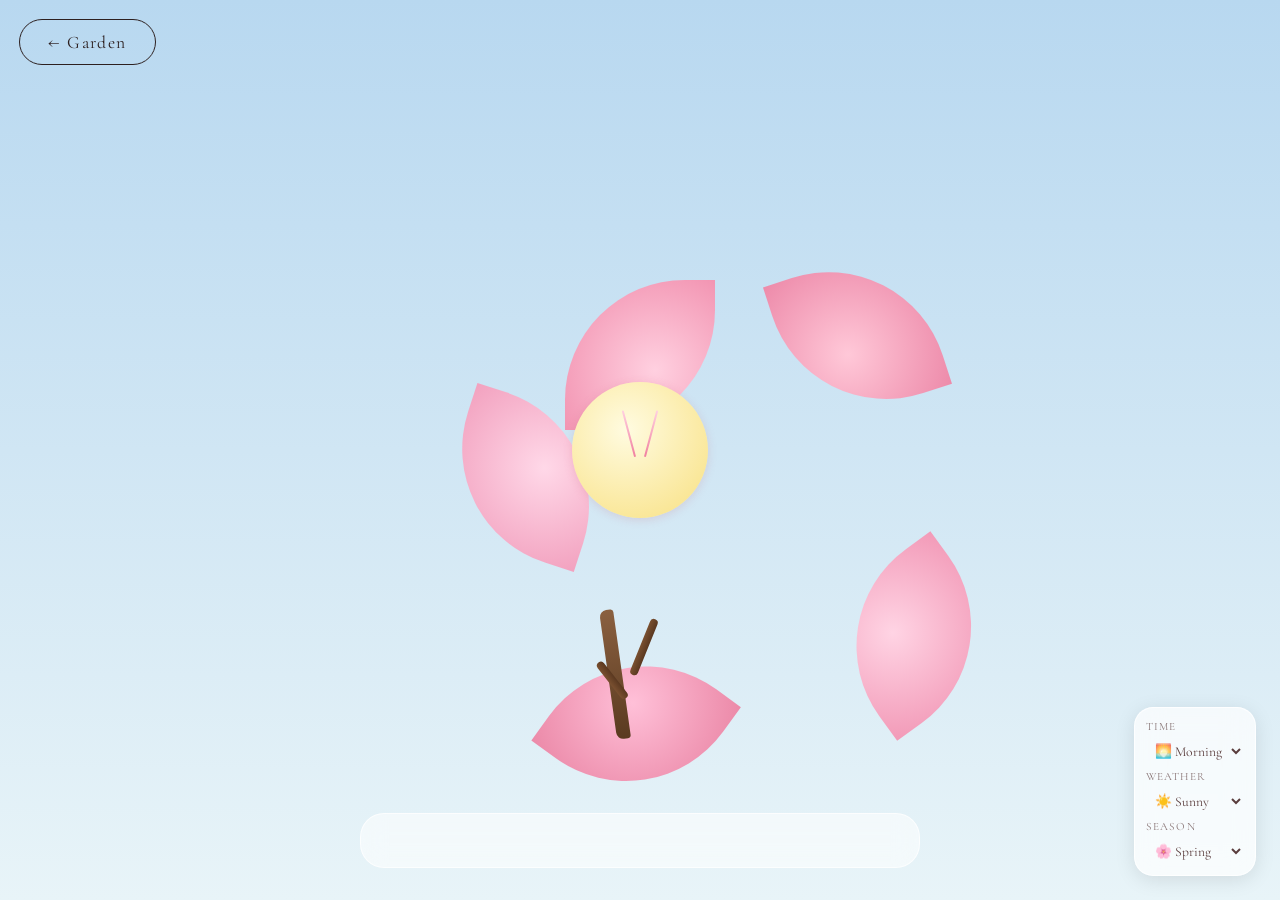
<file: v1.0/flowers/cherry-blossom.html>
<!DOCTYPE html>
<html lang="en">
<head>
  <meta charset="UTF-8" />
  <meta name="viewport" content="width=device-width, initial-scale=1.0" />
  <title>Cherry Blossom</title>
  <link rel="stylesheet" href="../style.css" />
  <style>
    body { overflow: hidden; }

    .flower-stage {
      position: fixed; inset: 0;
      display: flex; align-items: center; justify-content: center;
      z-index: 1;
    }

    .blossom-wrap {
      position: relative;
      width: clamp(200px, 38vmin, 340px);
      height: clamp(200px, 38vmin, 340px);
      animation: blossomSway 7s ease-in-out infinite;
    }
    @keyframes blossomSway {
      0%,100% { transform: rotate(-3deg) translateY(0); }
      50%      { transform: rotate(3deg) translateY(-10px); }
    }

    /* 5 petals */
    .b-petal {
      position: absolute;
      width: 44%;
      height: 44%;
      border-radius: 80% 0 80% 0;
      transform-origin: bottom right;
      animation: blPetalIn 1.2s var(--ease-gentle) both;
    }
    @keyframes blPetalIn {
      from { transform: var(--rot) scale(0); opacity: 0; }
      to   { transform: var(--rot) scale(1); opacity: 1; }
    }
    .bp0 { --rot: rotate(0deg);   background: radial-gradient(circle at 60% 60%, #ffd0e0, #f08aaa); top:0; left:28%; animation-delay:.1s; }
    .bp1 { --rot: rotate(72deg);  background: radial-gradient(circle at 60% 60%, #ffc8d8, #ea80a2); top:0; right:0;  animation-delay:.2s; }
    .bp2 { --rot: rotate(144deg); background: radial-gradient(circle at 60% 60%, #ffd4e4, #f090b0); bottom:0; right:0; animation-delay:.3s; }
    .bp3 { --rot: rotate(216deg); background: radial-gradient(circle at 60% 60%, #ffc0d8, #e880a0); bottom:0; left:0;  animation-delay:.4s; }
    .bp4 { --rot: rotate(288deg); background: radial-gradient(circle at 60% 60%, #ffd8e8, #f098b8); top:0; left:0;  animation-delay:.5s; }

    .b-center {
      position: absolute;
      inset: 30%;
      border-radius: 50%;
      background: radial-gradient(circle at 40% 35%, #fffbe0, #f8e080);
      box-shadow: 0 2px 10px rgba(200,100,120,0.2);
      animation: blPetalIn 1.4s 0.7s var(--ease-gentle) both;
    }
    /* Stamens */
    .b-stamen {
      position: absolute;
      inset: 0;
    }
    .b-stamen::before, .b-stamen::after {
      content: '';
      position: absolute;
      top: 20%;
      left: 50%;
      width: 2px;
      height: 35%;
      background: linear-gradient(to top, #f080a0, #ffd0e0);
      border-radius: 1px;
      transform-origin: bottom center;
    }
    .b-stamen::before { transform: translateX(-6px) rotate(-15deg); }
    .b-stamen::after  { transform: translateX(4px) rotate(15deg); }

    /* Branch */
    .b-branch {
      position: absolute;
      bottom: -120px;
      left: 40%;
      width: 14px;
      height: 130px;
      background: linear-gradient(to bottom, #8a6040, #5a3a20);
      border-radius: 7px 3px 3px 7px;
      transform: translateX(-50%) rotate(-8deg);
      transform-origin: top center;
      animation: stemGrow 1s 0.2s var(--ease-gentle) both;
    }
    @keyframes stemGrow {
      from { height: 0; }
    }
    .b-twig {
      position: absolute;
      width: 8px;
      background: linear-gradient(to right, #7a5030, #5a3820);
      border-radius: 4px;
      transform-origin: left center;
    }
    .b-twig-1 { height: 60px; top: 10px; right: -30px; transform: rotate(30deg); }
    .b-twig-2 { height: 45px; top: 50px; left: 0px; transform: rotate(-30deg); }

    /* Falling blossoms */
    .falling-blossom {
      position: fixed;
      pointer-events: none;
      font-size: clamp(0.8rem, 2vw, 1.2rem);
      opacity: 0;
      animation: blossomFall linear infinite;
    }
    @keyframes blossomFall {
      0%   { transform: translateY(-5vh) rotate(0deg); opacity: 0; }
      8%   { opacity: 0.85; }
      92%  { opacity: 0.4; }
      100% { transform: translateY(108vh) rotate(480deg) translateX(50px); opacity: 0; }
    }

    .info-panel {
      position: fixed;
      bottom: clamp(1rem, 4vw, 2rem);
      left: 50%;
      transform: translateX(-50%);
      width: min(560px, calc(100vw - 3rem));
      z-index: 10;
      padding: 1.4rem 1.8rem;
      text-align: center;
      animation: panelUp 0.8s 1.5s var(--ease-gentle) both;
    }
    @keyframes panelUp {
      from { opacity: 0; transform: translateX(-50%) translateY(20px); }
    }
    .info-panel .fact { font-size: clamp(0.9rem, 2vw, 1.05rem); opacity: 0.65; font-style: italic; margin-bottom: 0.5rem; }
    .info-panel .note { font-family: var(--font-display); font-size: clamp(1.1rem, 3vw, 1.5rem); }
  </style>
</head>
<body>
  <canvas class="stars" id="stars"></canvas>
  <a href="../index.html" class="btn back-btn">← Garden</a>

  <div class="flower-stage">
    <div class="blossom-wrap" data-repel>
      <div class="b-petal bp0"></div>
      <div class="b-petal bp1"></div>
      <div class="b-petal bp2"></div>
      <div class="b-petal bp3"></div>
      <div class="b-petal bp4"></div>
      <div class="b-center">
        <div class="b-stamen"></div>
      </div>
      <div class="b-branch">
        <div class="b-twig b-twig-1"></div>
        <div class="b-twig b-twig-2"></div>
      </div>
    </div>
  </div>

  <div class="info-panel card">
    <p class="fact" id="fun-fact"></p>
    <p class="note" id="personal-note"></p>
  </div>

  <aside class="env-toggle">
    <label for="env-time">Time</label>
    <select id="env-time"><option value="morning">🌅 Morning</option><option value="sunset">🌇 Sunset</option><option value="night">🌙 Night</option></select>
    <label for="env-weather">Weather</label>
    <select id="env-weather"><option value="sunny">☀️ Sunny</option><option value="rainy">🌧 Rainy</option><option value="foggy">🌫 Foggy</option></select>
    <label for="env-season">Season</label>
    <select id="env-season"><option value="spring">🌸 Spring</option><option value="summer">🌻 Summer</option><option value="autumn">🍂 Autumn</option><option value="winter">❄️ Winter</option></select>
  </aside>

  <script src="../config.js"></script>
  <script src="../flower-base.js"></script>
  <script src="../interaction.js"></script>
  <script>
    renderFlowerMeta('cherry-blossom');
    initEnvToggle();

    for (let i = 0; i < 14; i++) {
      const p = document.createElement('div');
      p.className = 'falling-blossom';
      p.setAttribute('data-repel', '');
      p.textContent = ['🌸','✿','❀'][Math.floor(Math.random()*3)];
      p.style.left = (Math.random() * 100) + 'vw';
      p.style.animationDuration = (5 + Math.random() * 8) + 's';
      p.style.animationDelay = (Math.random() * 10) + 's';
      document.body.appendChild(p);
    }
  </script>
</body>
</html>
</file>
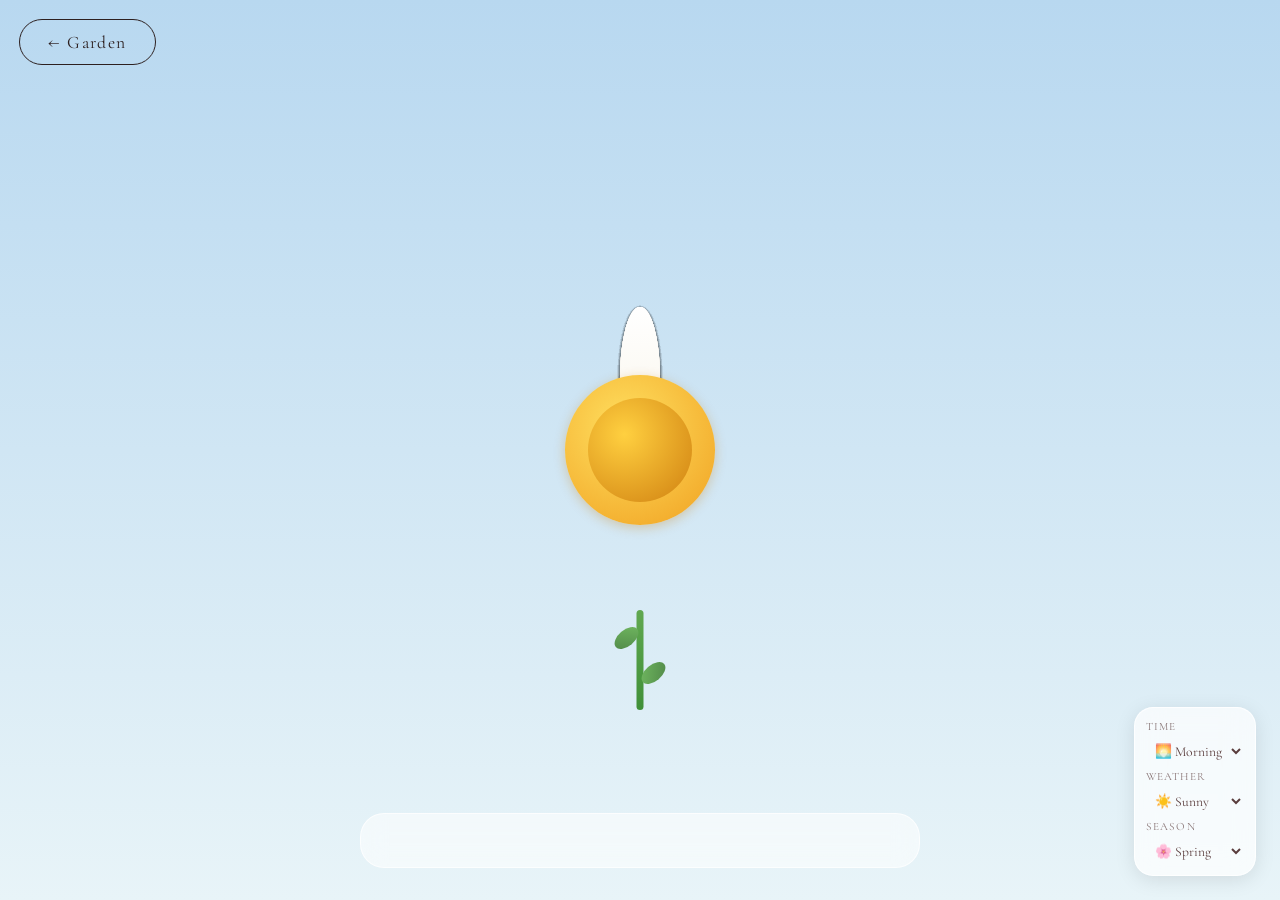
<file: v1.0/flowers/daisy.html>
<!DOCTYPE html>
<html lang="en">
<head>
  <meta charset="UTF-8" />
  <meta name="viewport" content="width=device-width, initial-scale=1.0" />
  <title>Daisy</title>
  <link rel="stylesheet" href="../style.css" />
  <style>
    body { overflow: hidden; }

    .flower-stage {
      position: fixed; inset: 0;
      display: flex; align-items: center; justify-content: center;
      z-index: 1;
    }

    .daisy-wrap {
      position: relative;
      width: clamp(200px, 38vmin, 340px);
      height: clamp(200px, 38vmin, 340px);
      animation: daisySpin 12s linear infinite, daisySway 5s ease-in-out infinite;
    }
    @keyframes daisySpin { to { transform: rotate(360deg); } }
    @keyframes daisySway {
      /* Override spin's transform with compound */
    }

    /* 20 petals — white/cream */
    .d-petal {
      position: absolute;
      width: 12%;
      height: 42%;
      border-radius: 50%;
      background: linear-gradient(to bottom, #ffffff, #f8f4e8);
      transform-origin: 50% 100%;
      left: 44%;
      top: 8%;
      box-shadow: 0 1px 4px rgba(0,0,0,0.08);
      animation: dPetalIn 0.8s var(--ease-gentle) both;
    }
    @keyframes dPetalIn {
      from { transform: var(--rot) scaleY(0); opacity: 0; }
    }
    /* Generate 20 petals via nth-child */
    .d-petal:nth-child(1)  { --rot: rotate(0deg);   animation-delay:.02s; }
    .d-petal:nth-child(2)  { --rot: rotate(18deg);  animation-delay:.04s; }
    .d-petal:nth-child(3)  { --rot: rotate(36deg);  animation-delay:.06s; }
    .d-petal:nth-child(4)  { --rot: rotate(54deg);  animation-delay:.08s; }
    .d-petal:nth-child(5)  { --rot: rotate(72deg);  animation-delay:.10s; }
    .d-petal:nth-child(6)  { --rot: rotate(90deg);  animation-delay:.12s; }
    .d-petal:nth-child(7)  { --rot: rotate(108deg); animation-delay:.14s; }
    .d-petal:nth-child(8)  { --rot: rotate(126deg); animation-delay:.16s; }
    .d-petal:nth-child(9)  { --rot: rotate(144deg); animation-delay:.18s; }
    .d-petal:nth-child(10) { --rot: rotate(162deg); animation-delay:.20s; }
    .d-petal:nth-child(11) { --rot: rotate(180deg); animation-delay:.22s; }
    .d-petal:nth-child(12) { --rot: rotate(198deg); animation-delay:.24s; }
    .d-petal:nth-child(13) { --rot: rotate(216deg); animation-delay:.26s; }
    .d-petal:nth-child(14) { --rot: rotate(234deg); animation-delay:.28s; }
    .d-petal:nth-child(15) { --rot: rotate(252deg); animation-delay:.30s; }
    .d-petal:nth-child(16) { --rot: rotate(270deg); animation-delay:.32s; }
    .d-petal:nth-child(17) { --rot: rotate(288deg); animation-delay:.34s; }
    .d-petal:nth-child(18) { --rot: rotate(306deg); animation-delay:.36s; }
    .d-petal:nth-child(19) { --rot: rotate(324deg); animation-delay:.38s; }
    .d-petal:nth-child(20) { --rot: rotate(342deg); animation-delay:.40s; }

    .d-center {
      position: absolute;
      inset: 28%;
      border-radius: 50%;
      background: radial-gradient(circle at 40% 35%, #ffe060, #f0a020);
      box-shadow: 0 3px 12px rgba(200,120,0,0.3);
      animation: dPetalIn 1s 0.5s var(--ease-gentle) both;
    }
    .d-center::after {
      content: '';
      position: absolute;
      inset: 15%;
      border-radius: 50%;
      background: radial-gradient(circle at 35% 35%, #ffd040, #d08010);
    }

    /* Slow gentle spin only after bloom */
    .daisy-wrap { animation: daisyFloat 7s ease-in-out infinite; }
    @keyframes daisyFloat {
      0%,100% { transform: translateY(0) rotate(0deg); }
      33%      { transform: translateY(-10px) rotate(4deg); }
      66%      { transform: translateY(-4px) rotate(-4deg); }
    }

    .d-stem {
      position: absolute;
      bottom: -90px;
      left: 50%;
      width: 7px;
      height: 100px;
      background: linear-gradient(to bottom, #60a850, #409038);
      border-radius: 3.5px;
      transform: translateX(-50%);
      animation: stemGrow 0.8s 0.2s var(--ease-gentle) both;
    }
    @keyframes stemGrow {
      from { height: 0; }
    }
    .d-leaf {
      position: absolute;
      width: 28px;
      height: 16px;
      background: linear-gradient(135deg, #70b860, #508848);
      border-radius: 50%;
    }
    .dl-1 { top: 20px; right: 3px; transform: rotate(-40deg) scaleX(-1); }
    .dl-2 { top: 55px; left: 3px;  transform: rotate(-40deg); }

    /* Floating pollen dots */
    .pollen {
      position: fixed;
      pointer-events: none;
      width: 6px;
      height: 6px;
      border-radius: 50%;
      background: #f5c030;
      opacity: 0;
      animation: pollenFloat linear infinite;
    }
    @keyframes pollenFloat {
      0%   { opacity: 0; transform: translateY(0) scale(0.5); }
      15%  { opacity: 0.8; transform: translateY(-20px) scale(1); }
      100% { opacity: 0; transform: translateY(-80vh) scale(0.5); }
    }

    .info-panel {
      position: fixed;
      bottom: clamp(1rem, 4vw, 2rem);
      left: 50%;
      transform: translateX(-50%);
      width: min(560px, calc(100vw - 3rem));
      z-index: 10;
      padding: 1.4rem 1.8rem;
      text-align: center;
      animation: panelUp 0.8s 1.2s var(--ease-gentle) both;
    }
    @keyframes panelUp {
      from { opacity: 0; transform: translateX(-50%) translateY(20px); }
    }
    .info-panel .fact { font-size: clamp(0.9rem, 2vw, 1.05rem); opacity: 0.65; font-style: italic; margin-bottom: 0.5rem; }
    .info-panel .note { font-family: var(--font-display); font-size: clamp(1.1rem, 3vw, 1.5rem); }
  </style>
</head>
<body>
  <canvas class="stars" id="stars"></canvas>
  <a href="../index.html" class="btn back-btn">← Garden</a>

  <div class="flower-stage">
    <div class="daisy-wrap" data-repel>
      <div class="d-petal"></div><div class="d-petal"></div><div class="d-petal"></div>
      <div class="d-petal"></div><div class="d-petal"></div><div class="d-petal"></div>
      <div class="d-petal"></div><div class="d-petal"></div><div class="d-petal"></div>
      <div class="d-petal"></div><div class="d-petal"></div><div class="d-petal"></div>
      <div class="d-petal"></div><div class="d-petal"></div><div class="d-petal"></div>
      <div class="d-petal"></div><div class="d-petal"></div><div class="d-petal"></div>
      <div class="d-petal"></div><div class="d-petal"></div>
      <div class="d-center"></div>
      <div class="d-stem">
        <div class="d-leaf dl-1"></div>
        <div class="d-leaf dl-2"></div>
      </div>
    </div>
  </div>

  <div class="info-panel card">
    <p class="fact" id="fun-fact"></p>
    <p class="note" id="personal-note"></p>
  </div>

  <aside class="env-toggle">
    <label for="env-time">Time</label>
    <select id="env-time"><option value="morning">🌅 Morning</option><option value="sunset">🌇 Sunset</option><option value="night">🌙 Night</option></select>
    <label for="env-weather">Weather</label>
    <select id="env-weather"><option value="sunny">☀️ Sunny</option><option value="rainy">🌧 Rainy</option><option value="foggy">🌫 Foggy</option></select>
    <label for="env-season">Season</label>
    <select id="env-season"><option value="spring">🌸 Spring</option><option value="summer">🌻 Summer</option><option value="autumn">🍂 Autumn</option><option value="winter">❄️ Winter</option></select>
  </aside>

  <script src="../config.js"></script>
  <script src="../flower-base.js"></script>
  <script src="../interaction.js"></script>
  <script>
    renderFlowerMeta('daisy');
    initEnvToggle();

    for (let i = 0; i < 10; i++) {
      const p = document.createElement('div');
      p.className = 'pollen';
      p.setAttribute('data-repel', '');
      p.style.left = (30 + Math.random() * 40) + 'vw';
      p.style.top  = (30 + Math.random() * 30) + 'vh';
      p.style.animationDuration = (3 + Math.random() * 5) + 's';
      p.style.animationDelay    = (Math.random() * 6) + 's';
      document.body.appendChild(p);
    }
  </script>
</body>
</html>
</file>
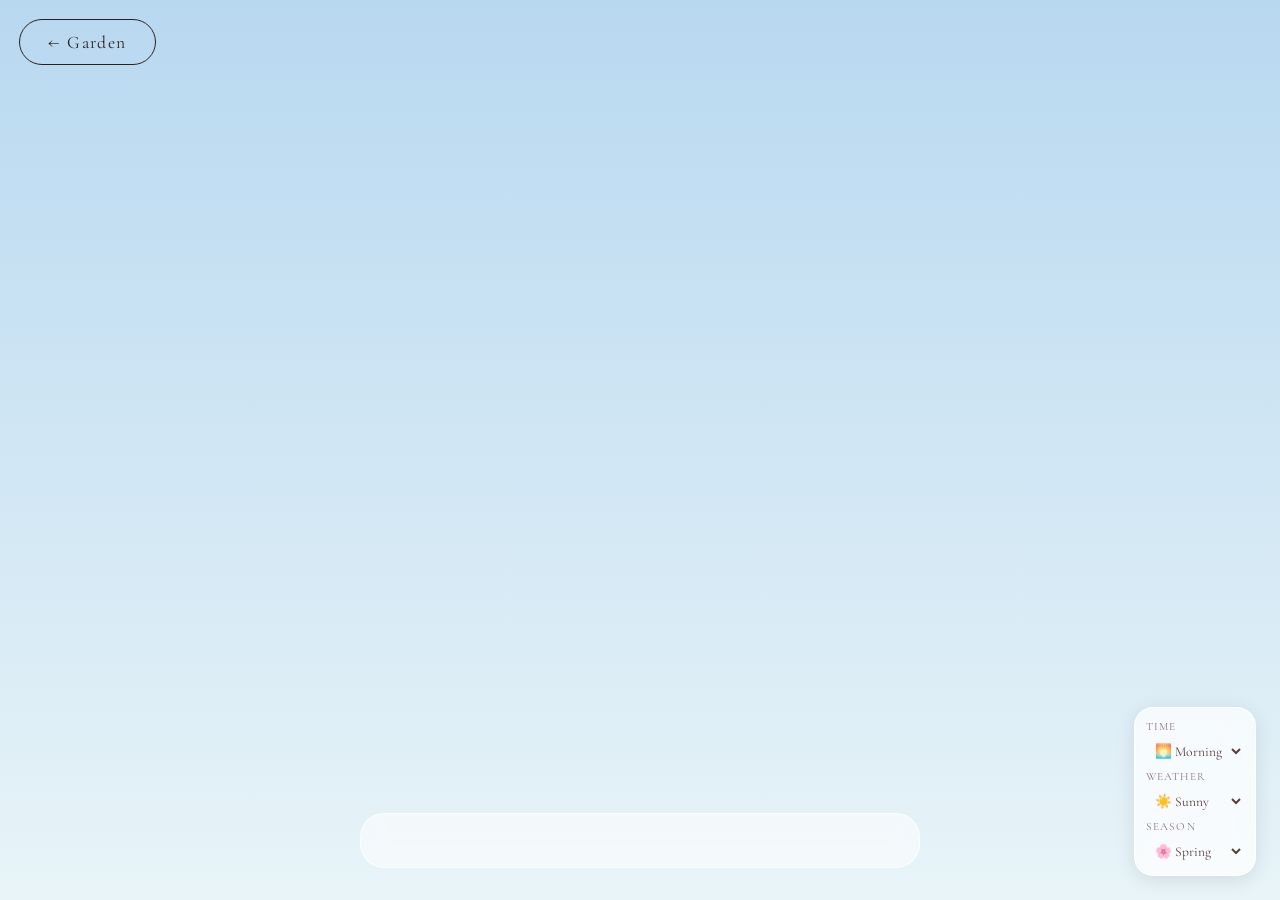
<file: v1.0/flowers/lavender.html>
<!DOCTYPE html>
<html lang="en">
<head>
  <meta charset="UTF-8" />
  <meta name="viewport" content="width=device-width, initial-scale=1.0" />
  <title>Lavender</title>
  <link rel="stylesheet" href="../style.css" />
  <style>
    body { overflow: hidden; }

    .flower-stage {
      position: fixed; inset: 0;
      display: flex; align-items: center; justify-content: center;
      z-index: 1;
    }

    /* Multiple lavender stalks */
    .lavender-group {
      display: flex;
      align-items: flex-end;
      gap: clamp(8px, 3vw, 20px);
      padding-bottom: 60px;
      animation: groupSway 8s ease-in-out infinite;
    }
    @keyframes groupSway {
      0%,100% { transform: rotate(-2deg); }
      50%      { transform: rotate(2deg) translateY(-6px); }
    }

    .lav-stalk {
      display: flex;
      flex-direction: column;
      align-items: center;
      position: relative;
    }

    .lav-spike {
      display: flex;
      flex-direction: column;
      gap: 3px;
      margin-bottom: 4px;
    }

    .lav-floret {
      width: clamp(14px, 4vw, 22px);
      height: clamp(7px, 2vw, 11px);
      border-radius: 50%;
      background: linear-gradient(135deg, #c0a0e0, #8060b8);
      box-shadow: 0 1px 4px rgba(100,60,160,0.3);
      animation: floretIn 0.5s var(--ease-gentle) both;
      position: relative;
    }
    .lav-floret::after {
      content: '';
      position: absolute;
      inset: 20% 25%;
      border-radius: 50%;
      background: rgba(255,255,255,0.3);
    }
    @keyframes floretIn {
      from { transform: scale(0); opacity: 0; }
    }

    .lav-stem {
      width: clamp(3px, 1vw, 5px);
      border-radius: 3px;
      background: linear-gradient(to bottom, #6aaa68, #4a7a48);
    }

    .lav-leaf {
      position: absolute;
      width: clamp(12px, 3.5vw, 20px);
      height: clamp(6px, 1.5vw, 9px);
      background: linear-gradient(135deg, #78b870, #508850);
      border-radius: 50%;
      transform-origin: right center;
    }

    /* Floating scent particles */
    .scent-particle {
      position: fixed;
      pointer-events: none;
      font-size: 0.9rem;
      opacity: 0;
      animation: scentFloat linear infinite;
    }
    @keyframes scentFloat {
      0%   { transform: translateY(0) scale(0.5); opacity: 0; }
      20%  { opacity: 0.6; transform: translateY(-15vh) scale(1); }
      100% { transform: translateY(-60vh) scale(0.3); opacity: 0; }
    }

    .info-panel {
      position: fixed;
      bottom: clamp(1rem, 4vw, 2rem);
      left: 50%;
      transform: translateX(-50%);
      width: min(560px, calc(100vw - 3rem));
      z-index: 10;
      padding: 1.4rem 1.8rem;
      text-align: center;
      animation: panelUp 0.8s 1.5s var(--ease-gentle) both;
    }
    @keyframes panelUp {
      from { opacity: 0; transform: translateX(-50%) translateY(20px); }
    }
    .info-panel .fact { font-size: clamp(0.9rem, 2vw, 1.05rem); opacity: 0.65; font-style: italic; margin-bottom: 0.5rem; }
    .info-panel .note { font-family: var(--font-display); font-size: clamp(1.1rem, 3vw, 1.5rem); }
  </style>
</head>
<body>
  <canvas class="stars" id="stars"></canvas>
  <a href="../index.html" class="btn back-btn">← Garden</a>

  <div class="flower-stage">
    <div class="lavender-group" data-repel id="lav-group"></div>
  </div>

  <div class="info-panel card">
    <p class="fact" id="fun-fact"></p>
    <p class="note" id="personal-note"></p>
  </div>

  <aside class="env-toggle">
    <label for="env-time">Time</label>
    <select id="env-time"><option value="morning">🌅 Morning</option><option value="sunset">🌇 Sunset</option><option value="night">🌙 Night</option></select>
    <label for="env-weather">Weather</label>
    <select id="env-weather"><option value="sunny">☀️ Sunny</option><option value="rainy">🌧 Rainy</option><option value="foggy">🌫 Foggy</option></select>
    <label for="env-season">Season</label>
    <select id="env-season"><option value="spring">🌸 Spring</option><option value="summer">🌻 Summer</option><option value="autumn">🍂 Autumn</option><option value="winter">❄️ Winter</option></select>
  </aside>

  <script src="../config.js"></script>
  <script src="../flower-base.js"></script>
  <script src="../interaction.js"></script>
  <script>
    renderFlowerMeta('lavender');
    initEnvToggle();

    // Build lavender stalks dynamically
    const group = document.getElementById('lav-group');
    const stalks = [
      { florets: 10, stemH: 160, delay: 0 },
      { florets: 14, stemH: 200, delay: 0.1 },
      { florets: 12, stemH: 180, delay: 0.05 },
      { florets: 9,  stemH: 155, delay: 0.15 },
      { florets: 13, stemH: 190, delay: 0.08 },
    ];
    stalks.forEach((s, si) => {
      const div = document.createElement('div');
      div.className = 'lav-stalk';

      const spike = document.createElement('div');
      spike.className = 'lav-spike';
      for (let i = 0; i < s.florets; i++) {
        const f = document.createElement('div');
        f.className = 'lav-floret';
        f.style.animationDelay = (s.delay + i * 0.04) + 's';
        const w = 100 - (i / s.florets) * 40;
        f.style.width = w + '%';
        f.style.alignSelf = 'center';
        spike.appendChild(f);
      }
      div.appendChild(spike);

      const stem = document.createElement('div');
      stem.className = 'lav-stem';
      stem.style.height = s.stemH + 'px';

      // Add leaves
      for (let j = 0; j < 3; j++) {
        const leaf = document.createElement('div');
        leaf.className = 'lav-leaf';
        leaf.style.top = (20 + j * 30) + 'px';
        leaf.style.left = j % 2 === 0 ? '-18px' : 'auto';
        leaf.style.right = j % 2 !== 0 ? '-18px' : 'auto';
        leaf.style.transform = j % 2 === 0 ? 'rotate(140deg)' : 'rotate(40deg)';
        stem.appendChild(leaf);
      }

      div.appendChild(stem);
      group.appendChild(div);
    });

    // Scent particles
    for (let i = 0; i < 6; i++) {
      const p = document.createElement('div');
      p.className = 'scent-particle';
      p.setAttribute('data-repel', '');
      p.textContent = '✦';
      p.style.color = '#b89fd4';
      p.style.left = (30 + Math.random() * 40) + 'vw';
      p.style.bottom = '30vh';
      p.style.animationDuration = (4 + Math.random() * 5) + 's';
      p.style.animationDelay = (Math.random() * 6) + 's';
      document.body.appendChild(p);
    }
  </script>
</body>
</html>
</file>
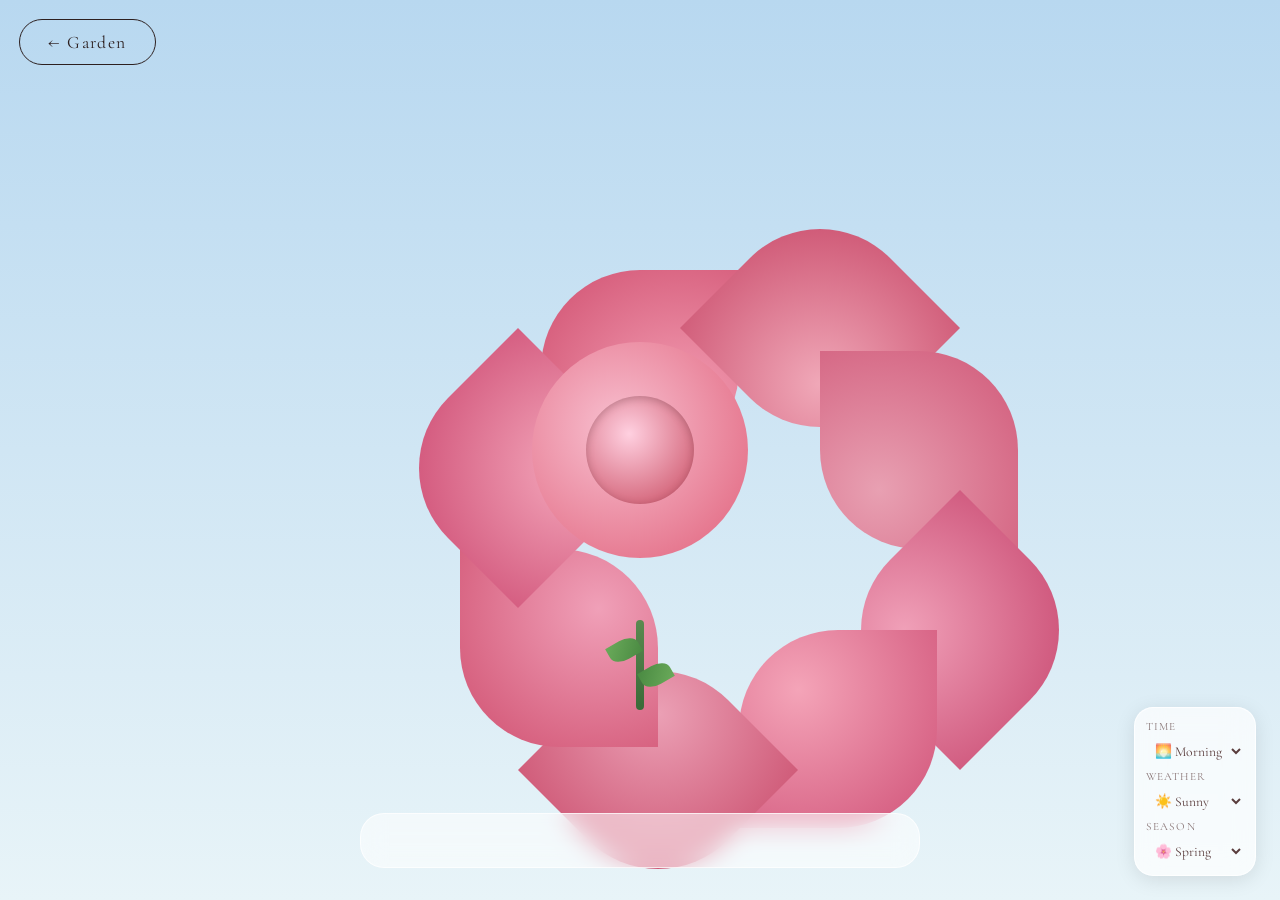
<file: v1.0/flowers/rose.html>
<!DOCTYPE html>
<html lang="en">
<head>
  <meta charset="UTF-8" />
  <meta name="viewport" content="width=device-width, initial-scale=1.0" />
  <title>Rose</title>
  <link rel="stylesheet" href="../style.css" />
  <style>
    body { overflow: hidden; }

    /* ── Rose SVG stage ───────────────────── */
    .flower-stage {
      position: fixed;
      inset: 0;
      display: flex;
      align-items: center;
      justify-content: center;
      z-index: 1;
    }

    .rose-wrap {
      position: relative;
      width: clamp(220px, 40vmin, 360px);
      height: clamp(220px, 40vmin, 360px);
      cursor: default;
    }

    .rose-petal {
      position: absolute;
      width: 55%;
      height: 55%;
      border-radius: 50% 0 50% 0;
      transform-origin: bottom right;
      animation: bloomIn 1.8s var(--ease-gentle) both;
    }
    @keyframes bloomIn {
      from { transform: var(--base-rot) scale(0) translateY(10px); opacity: 0; }
      to   { transform: var(--base-rot) scale(1) translateY(0); opacity: 1; }
    }
    .rose-petal:hover { filter: brightness(1.1); }

    /* 8 petals arranged in a circle */
    .rp-0 { --base-rot: rotate(0deg);    background: radial-gradient(circle at 70% 70%, #f4a0b5, #d05070); top:0; left:22.5%; animation-delay:.1s; }
    .rp-1 { --base-rot: rotate(45deg);   background: radial-gradient(circle at 70% 70%, #f0a8b8, #c84868); top:0; right:0;  animation-delay:.2s; }
    .rp-2 { --base-rot: rotate(90deg);   background: radial-gradient(circle at 70% 70%, #e8a0b2, #d05878); right:0; top:22.5%; animation-delay:.3s; }
    .rp-3 { --base-rot: rotate(135deg);  background: radial-gradient(circle at 70% 70%, #f0a0b8, #c84870); bottom:0; right:0; animation-delay:.4s; }
    .rp-4 { --base-rot: rotate(180deg);  background: radial-gradient(circle at 70% 70%, #f4a4b8, #d05278); bottom:0; left:22.5%; animation-delay:.5s; }
    .rp-5 { --base-rot: rotate(225deg);  background: radial-gradient(circle at 70% 70%, #eba0b5, #c84868); bottom:0; left:0;   animation-delay:.6s; }
    .rp-6 { --base-rot: rotate(270deg);  background: radial-gradient(circle at 70% 70%, #f0a0b8, #d05070); left:0; top:22.5%; animation-delay:.7s; }
    .rp-7 { --base-rot: rotate(315deg);  background: radial-gradient(circle at 70% 70%, #f4a8bc, #cc4870); top:0; left:0; animation-delay:.8s; }

    /* Inner petals */
    .rose-inner {
      position: absolute;
      inset: 20%;
      border-radius: 50%;
      background: radial-gradient(circle at 40% 40%, #f8c0d0, #e0607a);
      animation: bloomIn 2s 0.9s var(--ease-gentle) both;
    }
    .rose-center {
      position: absolute;
      inset: 35%;
      border-radius: 50%;
      background: radial-gradient(circle at 40% 35%, #ffd0e0, #c8485e);
      box-shadow: inset 0 2px 8px rgba(0,0,0,0.2);
      animation: bloomIn 2.2s 1.1s var(--ease-gentle) both;
    }

    /* Stem */
    .rose-stem {
      position: absolute;
      bottom: -80px;
      left: 50%;
      width: 8px;
      height: 90px;
      background: linear-gradient(to bottom, #5a8a50, #3a6a38);
      border-radius: 4px;
      transform: translateX(-50%);
      transform-origin: top center;
      animation: stemGrow 1.2s 0.2s var(--ease-gentle) both;
    }
    @keyframes stemGrow {
      from { height: 0; opacity: 0; }
      to   { height: 90px; opacity: 1; }
    }
    .rose-leaf {
      position: absolute;
      width: 32px;
      height: 20px;
      background: linear-gradient(135deg, #6aaa5a, #4a8a42);
      border-radius: 0 50% 0 50%;
      animation: leafIn 0.8s 1s var(--ease-gentle) both;
    }
    .leaf-l { top: 20px; right: 4px; transform: rotate(-30deg); }
    .leaf-r { top: 45px; left: 4px;  transform: rotate(150deg); animation-delay: 1.2s; }
    @keyframes leafIn {
      from { transform: scale(0) rotate(var(--lr, -30deg)); }
    }

    /* Continuous gentle sway */
    .rose-wrap { animation: gentleSway 6s ease-in-out infinite; }
    @keyframes gentleSway {
      0%,100% { transform: rotate(-1.5deg) translateY(0); }
      50%      { transform: rotate(1.5deg) translateY(-6px); }
    }

    /* Floating petals */
    .fallen-petal {
      position: fixed;
      pointer-events: none;
      width: 14px;
      height: 14px;
      border-radius: 50% 0 50% 0;
      background: linear-gradient(135deg, #f4a0b5, #d05070);
      opacity: 0;
      animation: fall linear infinite;
    }
    @keyframes fall {
      0%   { transform: translateY(-5vh) rotate(0deg) translateX(0); opacity: 0; }
      10%  { opacity: 0.7; }
      90%  { opacity: 0.3; }
      100% { transform: translateY(105vh) rotate(360deg) translateX(30px); opacity: 0; }
    }

    /* ── Info panel ─────────────────────── */
    .info-panel {
      position: fixed;
      bottom: clamp(1rem, 4vw, 2rem);
      left: 50%;
      transform: translateX(-50%);
      width: min(560px, calc(100vw - 3rem));
      z-index: 10;
      padding: 1.4rem 1.8rem;
      text-align: center;
      animation: panelUp 0.8s 1.4s var(--ease-gentle) both;
    }
    @keyframes panelUp {
      from { opacity: 0; transform: translateX(-50%) translateY(20px); }
      to   { opacity: 1; transform: translateX(-50%) translateY(0); }
    }
    .info-panel .fact {
      font-size: clamp(0.9rem, 2vw, 1.05rem);
      opacity: 0.65;
      font-style: italic;
      margin-bottom: 0.5rem;
    }
    .info-panel .note {
      font-family: var(--font-display);
      font-size: clamp(1.1rem, 3vw, 1.5rem);
      font-weight: 400;
    }
  </style>
</head>
<body>
  <canvas class="stars" id="stars"></canvas>

  <!-- Back button -->
  <a href="../index.html" class="btn back-btn">← Garden</a>

  <!-- Flower -->
  <div class="flower-stage">
    <div class="rose-wrap" data-repel>
      <div class="rose-petal rp-0"></div>
      <div class="rose-petal rp-1"></div>
      <div class="rose-petal rp-2"></div>
      <div class="rose-petal rp-3"></div>
      <div class="rose-petal rp-4"></div>
      <div class="rose-petal rp-5"></div>
      <div class="rose-petal rp-6"></div>
      <div class="rose-petal rp-7"></div>
      <div class="rose-inner"></div>
      <div class="rose-center"></div>
      <div class="rose-stem">
        <div class="rose-leaf leaf-l"></div>
        <div class="rose-leaf leaf-r"></div>
      </div>
    </div>
  </div>

  <!-- Info panel -->
  <div class="info-panel card">
    <p class="fact" id="fun-fact"></p>
    <p class="note" id="personal-note"></p>
  </div>

  <!-- Environment toggle -->
  <aside class="env-toggle">
    <label for="env-time">Time</label>
    <select id="env-time"><option value="morning">🌅 Morning</option><option value="sunset">🌇 Sunset</option><option value="night">🌙 Night</option></select>
    <label for="env-weather">Weather</label>
    <select id="env-weather"><option value="sunny">☀️ Sunny</option><option value="rainy">🌧 Rainy</option><option value="foggy">🌫 Foggy</option></select>
    <label for="env-season">Season</label>
    <select id="env-season"><option value="spring">🌸 Spring</option><option value="summer">🌻 Summer</option><option value="autumn">🍂 Autumn</option><option value="winter">❄️ Winter</option></select>
  </aside>

  <script src="../config.js"></script>
  <script src="../flower-base.js"></script>
  <script src="../interaction.js"></script>
  <script>
    renderFlowerMeta('rose');
    initEnvToggle();

    // Falling petals
    for (let i = 0; i < 8; i++) {
      const p = document.createElement('div');
      p.className = 'fallen-petal';
      p.setAttribute('data-repel', '');
      p.style.left = (10 + Math.random() * 80) + 'vw';
      p.style.animationDuration = (6 + Math.random() * 8) + 's';
      p.style.animationDelay = (Math.random() * 10) + 's';
      document.body.appendChild(p);
    }
  </script>
</body>
</html>
</file>
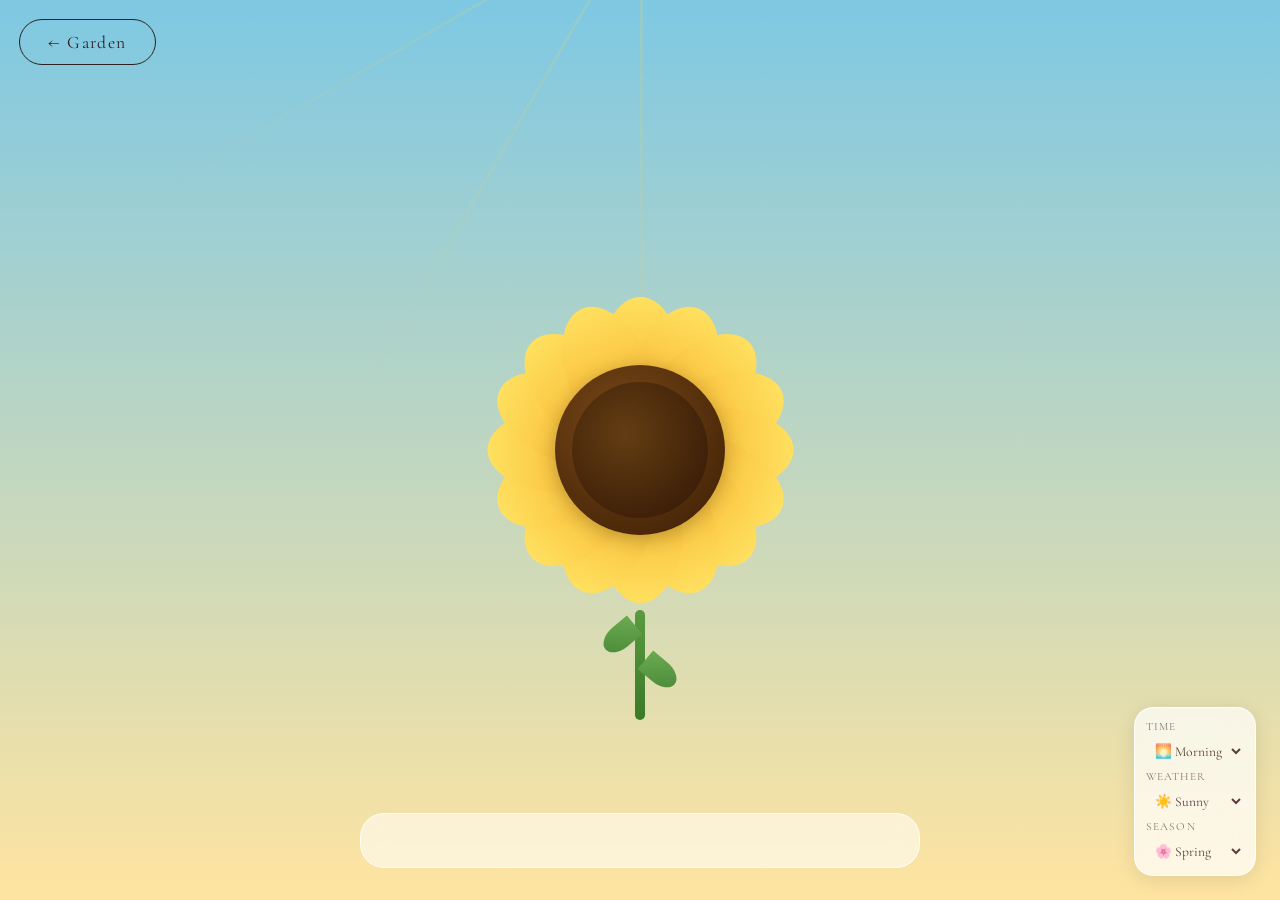
<file: v1.0/flowers/sunflower.html>
<!DOCTYPE html>
<html lang="en">
<head>
  <meta charset="UTF-8" />
  <meta name="viewport" content="width=device-width, initial-scale=1.0" />
  <title>Sunflower</title>
  <link rel="stylesheet" href="../style.css" />
  <style>
    body { overflow: hidden; background: linear-gradient(180deg, #7ec8e3 0%, #ffe4a0 100%); }
    body.env-morning  { background: linear-gradient(180deg, #aacde8 0%, #fce8d0 100%); }
    body.env-sunset   { background: linear-gradient(180deg, #e8895a 0%, #f5c8a0 100%); }
    body.env-night    { background: linear-gradient(180deg, #1a1a3e 0%, #2d2060 100%); }

    .flower-stage {
      position: fixed;
      inset: 0;
      display: flex;
      align-items: center;
      justify-content: center;
      z-index: 1;
    }

    .sunflower-wrap {
      position: relative;
      width: clamp(200px, 38vmin, 340px);
      height: clamp(200px, 38vmin, 340px);
      animation: sunSway 5s ease-in-out infinite;
    }
    @keyframes sunSway {
      0%,100% { transform: rotate(-2deg); }
      50%      { transform: rotate(2deg) translateY(-8px); }
    }

    /* 16 petals */
    .sf-petal {
      position: absolute;
      width: 25%;
      height: 45%;
      border-radius: 50%;
      background: linear-gradient(to bottom, #ffe060, #f5a820);
      transform-origin: 50% 100%;
      left: 37.5%;
      top: 5%;
      animation: petalBloom 1s var(--ease-gentle) both;
    }
    @keyframes petalBloom {
      from { transform: var(--rot) scaleY(0); opacity: 0; }
      to   { transform: var(--rot) scaleY(1); opacity: 1; }
    }
    .sf-petal:nth-child(1)  { --rot: rotate(0deg);      animation-delay: .05s; }
    .sf-petal:nth-child(2)  { --rot: rotate(22.5deg);   animation-delay: .10s; }
    .sf-petal:nth-child(3)  { --rot: rotate(45deg);     animation-delay: .15s; }
    .sf-petal:nth-child(4)  { --rot: rotate(67.5deg);   animation-delay: .20s; }
    .sf-petal:nth-child(5)  { --rot: rotate(90deg);     animation-delay: .25s; }
    .sf-petal:nth-child(6)  { --rot: rotate(112.5deg);  animation-delay: .30s; }
    .sf-petal:nth-child(7)  { --rot: rotate(135deg);    animation-delay: .35s; }
    .sf-petal:nth-child(8)  { --rot: rotate(157.5deg);  animation-delay: .40s; }
    .sf-petal:nth-child(9)  { --rot: rotate(180deg);    animation-delay: .45s; }
    .sf-petal:nth-child(10) { --rot: rotate(202.5deg);  animation-delay: .50s; }
    .sf-petal:nth-child(11) { --rot: rotate(225deg);    animation-delay: .55s; }
    .sf-petal:nth-child(12) { --rot: rotate(247.5deg);  animation-delay: .60s; }
    .sf-petal:nth-child(13) { --rot: rotate(270deg);    animation-delay: .65s; }
    .sf-petal:nth-child(14) { --rot: rotate(292.5deg);  animation-delay: .70s; }
    .sf-petal:nth-child(15) { --rot: rotate(315deg);    animation-delay: .75s; }
    .sf-petal:nth-child(16) { --rot: rotate(337.5deg);  animation-delay: .80s; }

    .sf-disc {
      position: absolute;
      inset: 25%;
      border-radius: 50%;
      background: radial-gradient(circle at 40% 35%, #7a4a18, #3a1c04);
      box-shadow: 0 4px 20px rgba(0,0,0,0.25);
      animation: discIn 1.2s 0.9s var(--ease-gentle) both;
    }
    @keyframes discIn {
      from { transform: scale(0); opacity: 0; }
      to   { transform: scale(1); opacity: 1; }
    }
    /* Seed pattern */
    .sf-disc::after {
      content: '';
      position: absolute;
      inset: 10%;
      border-radius: 50%;
      background: radial-gradient(circle at 40% 40%, #5a3810, #2a1004);
      opacity: 0.7;
    }

    .sf-stem {
      position: absolute;
      bottom: -100px;
      left: 50%;
      width: 10px;
      height: 110px;
      background: linear-gradient(to bottom, #5a9a40, #3a7a28);
      border-radius: 5px;
      transform: translateX(-50%);
      animation: stemGrow 1s 0.3s var(--ease-gentle) both;
    }
    @keyframes stemGrow {
      from { height: 0; }
      to   { height: 110px; }
    }
    .sf-leaf {
      position: absolute;
      width: 38px;
      height: 24px;
      background: linear-gradient(135deg, #6aaa50, #4a8a38);
      border-radius: 0 50% 50% 0;
    }
    .sf-leaf-l { top: 15px; right: 6px; transform: rotate(-40deg) scaleX(-1); }
    .sf-leaf-r { top: 50px; left: 6px;  transform: rotate(40deg); }

    .sunbeam {
      position: fixed;
      top: -10%;
      left: 50%;
      width: 3px;
      height: 60vh;
      background: linear-gradient(to bottom, rgba(255,220,80,0.5), transparent);
      transform-origin: top center;
      pointer-events: none;
      animation: beamSpin 12s linear infinite;
      opacity: 0.4;
    }
    @keyframes beamSpin { to { transform: rotate(360deg); } }

    .info-panel {
      position: fixed;
      bottom: clamp(1rem, 4vw, 2rem);
      left: 50%;
      transform: translateX(-50%);
      width: min(560px, calc(100vw - 3rem));
      z-index: 10;
      padding: 1.4rem 1.8rem;
      text-align: center;
      animation: panelUp 0.8s 1.4s var(--ease-gentle) both;
    }
    @keyframes panelUp {
      from { opacity: 0; transform: translateX(-50%) translateY(20px); }
    }
    .info-panel .fact { font-size: clamp(0.9rem, 2vw, 1.05rem); opacity: 0.65; font-style: italic; margin-bottom: 0.5rem; }
    .info-panel .note { font-family: var(--font-display); font-size: clamp(1.1rem, 3vw, 1.5rem); }
  </style>
</head>
<body>
  <canvas class="stars" id="stars"></canvas>
  <a href="../index.html" class="btn back-btn">← Garden</a>

  <!-- Sunbeams -->
  <div class="sunbeam" style="transform:rotate(0deg)"></div>
  <div class="sunbeam" style="transform:rotate(30deg);animation-delay:-2s"></div>
  <div class="sunbeam" style="transform:rotate(60deg);animation-delay:-4s"></div>
  <div class="sunbeam" style="transform:rotate(90deg);animation-delay:-6s"></div>
  <div class="sunbeam" style="transform:rotate(120deg);animation-delay:-8s"></div>
  <div class="sunbeam" style="transform:rotate(150deg);animation-delay:-10s"></div>

  <div class="flower-stage">
    <div class="sunflower-wrap" data-repel>
      <div class="sf-petal"></div><div class="sf-petal"></div><div class="sf-petal"></div>
      <div class="sf-petal"></div><div class="sf-petal"></div><div class="sf-petal"></div>
      <div class="sf-petal"></div><div class="sf-petal"></div><div class="sf-petal"></div>
      <div class="sf-petal"></div><div class="sf-petal"></div><div class="sf-petal"></div>
      <div class="sf-petal"></div><div class="sf-petal"></div><div class="sf-petal"></div>
      <div class="sf-petal"></div>
      <div class="sf-disc"></div>
      <div class="sf-stem">
        <div class="sf-leaf sf-leaf-l"></div>
        <div class="sf-leaf sf-leaf-r"></div>
      </div>
    </div>
  </div>

  <div class="info-panel card">
    <p class="fact" id="fun-fact"></p>
    <p class="note" id="personal-note"></p>
  </div>

  <aside class="env-toggle">
    <label for="env-time">Time</label>
    <select id="env-time"><option value="morning">🌅 Morning</option><option value="sunset">🌇 Sunset</option><option value="night">🌙 Night</option></select>
    <label for="env-weather">Weather</label>
    <select id="env-weather"><option value="sunny">☀️ Sunny</option><option value="rainy">🌧 Rainy</option><option value="foggy">🌫 Foggy</option></select>
    <label for="env-season">Season</label>
    <select id="env-season"><option value="spring">🌸 Spring</option><option value="summer">🌻 Summer</option><option value="autumn">🍂 Autumn</option><option value="winter">❄️ Winter</option></select>
  </aside>

  <script src="../config.js"></script>
  <script src="../flower-base.js"></script>
  <script src="../interaction.js"></script>
  <script>
    renderFlowerMeta('sunflower');
    initEnvToggle();
  </script>
</body>
</html>
</file>
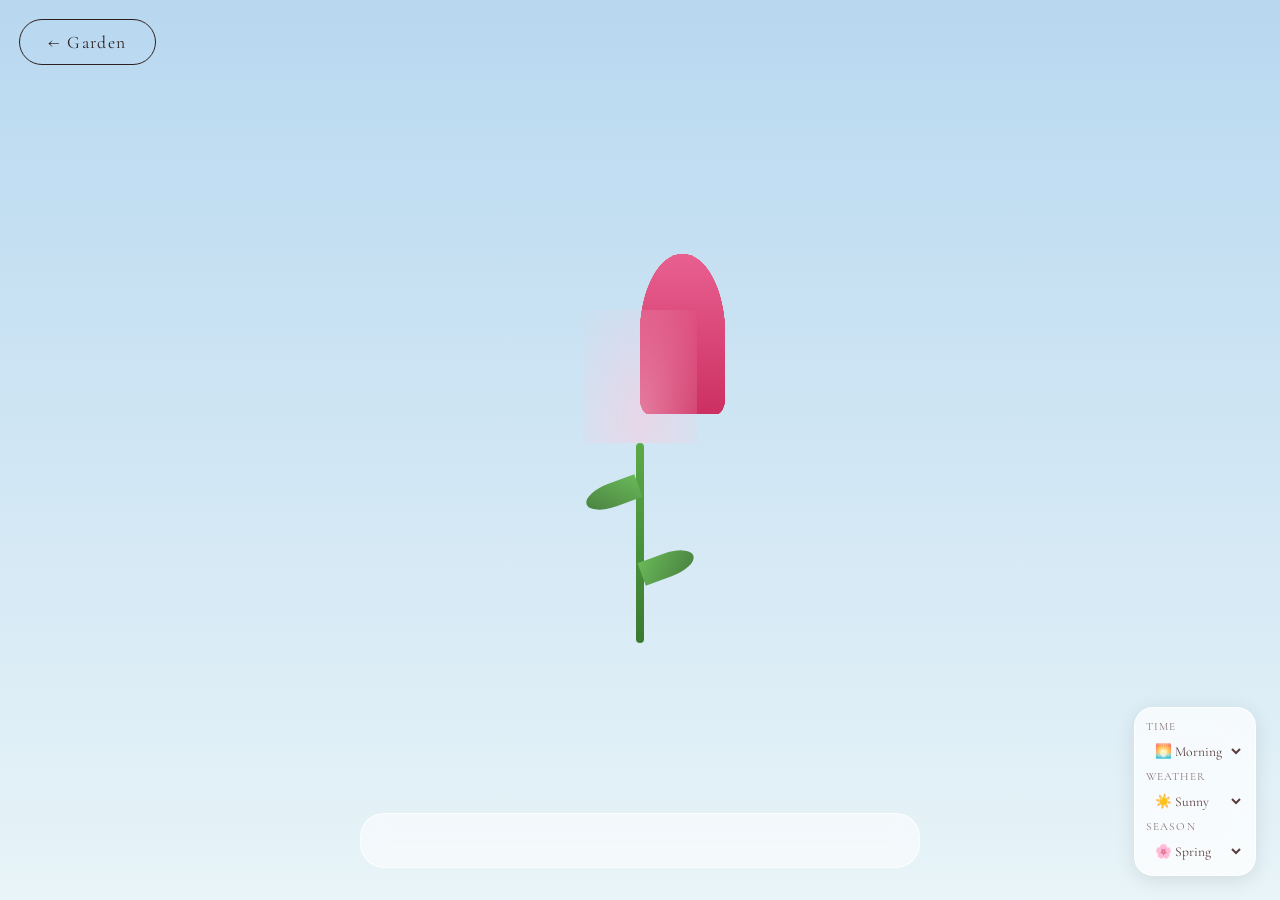
<file: v1.0/flowers/tulip.html>
<!DOCTYPE html>
<html lang="en">
<head>
  <meta charset="UTF-8" />
  <meta name="viewport" content="width=device-width, initial-scale=1.0" />
  <title>Tulip</title>
  <link rel="stylesheet" href="../style.css" />
  <style>
    body { overflow: hidden; }

    .flower-stage {
      position: fixed; inset: 0;
      display: flex; align-items: center; justify-content: center;
      z-index: 1;
    }

    .tulip-wrap {
      position: relative;
      width: clamp(160px, 30vmin, 280px);
      height: clamp(260px, 50vmin, 420px);
      display: flex;
      flex-direction: column;
      align-items: center;
      animation: tulipSway 6s ease-in-out infinite;
    }
    @keyframes tulipSway {
      0%,100% { transform: rotate(-3deg); }
      50%      { transform: rotate(3deg) translateY(-8px); }
    }

    /* Cup / bloom */
    .tulip-bloom {
      position: relative;
      width: 70%;
      height: 45%;
      margin-top: 5%;
    }

    /* 6 petals forming the cup */
    .t-petal {
      position: absolute;
      width: 45%;
      height: 85%;
      border-radius: 50% 50% 10% 10%;
      transform-origin: 50% 100%;
      animation: tPetalIn 1s var(--ease-gentle) both;
    }
    @keyframes tPetalIn {
      from { transform: var(--rot) scaleY(0); opacity: 0; }
    }

    .tp0 { --rot: rotate(-30deg) translateX(-50%); background: linear-gradient(to top, #c83060, #e86090); left:50%; animation-delay:.1s; }
    .tp1 { --rot: rotate(0deg)   translateX(-50%); background: linear-gradient(to top, #c02858, #e05880); left:50%; animation-delay:.2s; }
    .tp2 { --rot: rotate(30deg)  translateX(-50%); background: linear-gradient(to top, #c83060, #d85878); left:50%; animation-delay:.3s; }
    .tp3 { --rot: rotate(-50deg) translateX(-50%); background: linear-gradient(to top, #d03868, #ea6898); left:50%; animation-delay:.4s; }
    .tp4 { --rot: rotate(50deg)  translateX(-50%); background: linear-gradient(to top, #c02858, #e06088); left:50%; animation-delay:.5s; }
    .tp5 { --rot: rotate(15deg)  translateX(-50%); background: linear-gradient(to top, #cc3062, #e86090); left:50%; animation-delay:.3s; }

    /* Inner highlight */
    .t-inner {
      position: absolute;
      inset: 30% 20% 0;
      background: radial-gradient(ellipse at 50% 80%, rgba(255,200,220,0.5), transparent);
      pointer-events: none;
    }

    /* Stem */
    .tulip-stem {
      position: relative;
      width: 8px;
      height: clamp(120px, 25vmin, 200px);
      background: linear-gradient(to bottom, #5aaa48, #3a7a30);
      border-radius: 4px;
      flex-shrink: 0;
    }

    .t-leaf {
      position: absolute;
      width: clamp(30px, 8vmin, 55px);
      height: clamp(14px, 4vmin, 24px);
      background: linear-gradient(135deg, #6ab858, #488040);
      border-radius: 0 50% 50% 0;
    }
    .tl-1 { top: 20%; right: 4px; transform: rotate(-20deg) scaleX(-1); }
    .tl-2 { top: 55%; left: 4px;  transform: rotate(-20deg); }

    /* Sparkles */
    .sparkle {
      position: fixed;
      pointer-events: none;
      opacity: 0;
      animation: sparkleAnim ease-in-out infinite;
      font-size: clamp(0.8rem, 2vw, 1.2rem);
      color: #e86090;
    }
    @keyframes sparkleAnim {
      0%,100% { opacity: 0; transform: scale(0) rotate(0deg); }
      50%      { opacity: 0.8; transform: scale(1) rotate(180deg); }
    }

    .info-panel {
      position: fixed;
      bottom: clamp(1rem, 4vw, 2rem);
      left: 50%;
      transform: translateX(-50%);
      width: min(560px, calc(100vw - 3rem));
      z-index: 10;
      padding: 1.4rem 1.8rem;
      text-align: center;
      animation: panelUp 0.8s 1.4s var(--ease-gentle) both;
    }
    @keyframes panelUp {
      from { opacity: 0; transform: translateX(-50%) translateY(20px); }
    }
    .info-panel .fact { font-size: clamp(0.9rem, 2vw, 1.05rem); opacity: 0.65; font-style: italic; margin-bottom: 0.5rem; }
    .info-panel .note { font-family: var(--font-display); font-size: clamp(1.1rem, 3vw, 1.5rem); }
  </style>
</head>
<body>
  <canvas class="stars" id="stars"></canvas>
  <a href="../index.html" class="btn back-btn">← Garden</a>

  <div class="flower-stage">
    <div class="tulip-wrap" data-repel>
      <div class="tulip-bloom">
        <div class="t-petal tp0"></div>
        <div class="t-petal tp1"></div>
        <div class="t-petal tp2"></div>
        <div class="t-petal tp3"></div>
        <div class="t-petal tp4"></div>
        <div class="t-petal tp5"></div>
        <div class="t-inner"></div>
      </div>
      <div class="tulip-stem">
        <div class="t-leaf tl-1"></div>
        <div class="t-leaf tl-2"></div>
      </div>
    </div>
  </div>

  <div class="info-panel card">
    <p class="fact" id="fun-fact"></p>
    <p class="note" id="personal-note"></p>
  </div>

  <aside class="env-toggle">
    <label for="env-time">Time</label>
    <select id="env-time"><option value="morning">🌅 Morning</option><option value="sunset">🌇 Sunset</option><option value="night">🌙 Night</option></select>
    <label for="env-weather">Weather</label>
    <select id="env-weather"><option value="sunny">☀️ Sunny</option><option value="rainy">🌧 Rainy</option><option value="foggy">🌫 Foggy</option></select>
    <label for="env-season">Season</label>
    <select id="env-season"><option value="spring">🌸 Spring</option><option value="summer">🌻 Summer</option><option value="autumn">🍂 Autumn</option><option value="winter">❄️ Winter</option></select>
  </aside>

  <script src="../config.js"></script>
  <script src="../flower-base.js"></script>
  <script src="../interaction.js"></script>
  <script>
    renderFlowerMeta('tulip');
    initEnvToggle();

    // Sparkles
    for (let i = 0; i < 8; i++) {
      const s = document.createElement('div');
      s.className = 'sparkle';
      s.setAttribute('data-repel', '');
      s.textContent = ['✦','✧','⋆','·'][Math.floor(Math.random()*4)];
      s.style.left = (20 + Math.random() * 60) + 'vw';
      s.style.top  = (10 + Math.random() * 60) + 'vh';
      s.style.animationDuration = (2 + Math.random() * 3) + 's';
      s.style.animationDelay    = (Math.random() * 4) + 's';
      document.body.appendChild(s);
    }
  </script>
</body>
</html>
</file>
<file: v1.0/style.css>
/* style.css — shared base styles */
@import url('https://fonts.googleapis.com/css2?family=Cormorant+Garamond:ital,wght@0,300;0,400;0,500;1,300;1,400&family=Crimson+Pro:ital,wght@0,300;0,400;1,300&display=swap');

*, *::before, *::after { box-sizing: border-box; margin: 0; padding: 0; }

:root {
  --font-display: 'Cormorant Garamond', Georgia, serif;
  --font-body: 'Crimson Pro', Georgia, serif;

  /* Base palette */
  --petal-pink: #f2c4ce;
  --petal-lavender: #d4c5e8;
  --petal-gold: #f5d98b;
  --petal-cream: #faf6f0;
  --deep-rose: #c4637a;
  --leaf-green: #6b9e7a;
  --bark-brown: #8b6f5e;
  --ink: #2d2020;
  --ink-soft: #5a3d3d;
  --mist: rgba(255,255,255,0.6);

  /* Environment overrides applied by JS */
  --sky-top: #b8d8f0;
  --sky-bottom: #e8f4f8;
  --ambient-tint: rgba(255, 240, 220, 0.0);

  /* Spacing */
  --gap: clamp(1rem, 3vw, 2rem);
  --radius: 1.5rem;

  /* Transitions */
  --ease-gentle: cubic-bezier(0.4, 0, 0.2, 1);
}

html { font-size: 16px; -webkit-text-size-adjust: 100%; }

body {
  font-family: var(--font-body);
  color: var(--ink);
  min-height: 100dvh;
  background: linear-gradient(180deg, var(--sky-top) 0%, var(--sky-bottom) 100%);
  overflow-x: hidden;
  transition: background 1.2s var(--ease-gentle);
}

/* ── Environment classes ─────────────────────────── */
body.env-morning   { --sky-top: #aacde8; --sky-bottom: #fce8d0; --ambient-tint: rgba(255,220,160,0.08); }
body.env-sunset    { --sky-top: #e8895a; --sky-bottom: #f5c8a0; --ambient-tint: rgba(255,140,80,0.12); }
body.env-night     { --sky-top: #1a1a3e; --sky-bottom: #2d2060; --ambient-tint: rgba(80,60,160,0.15);
                     color: #e8d8f0; }
body.env-rainy     { --sky-top: #7a8fa0; --sky-bottom: #b0c4d0; filter: saturate(0.85); }
body.env-foggy     { --sky-top: #c8cfd8; --sky-bottom: #e8ecf0; filter: saturate(0.7) brightness(1.05); }
body.env-spring    { --sky-bottom: #e8f4e8; }
body.env-summer    { --sky-top: #60b8e8; --sky-bottom: #d0eefa; }
body.env-autumn    { --sky-top: #c8a060; --sky-bottom: #e8d0a0; }
body.env-winter    { --sky-top: #c0d8e8; --sky-bottom: #f0f4f8; filter: saturate(0.75); }

/* ── Typography ───────────────────────────────────── */
h1, h2, h3 {
  font-family: var(--font-display);
  font-weight: 300;
  letter-spacing: 0.02em;
  line-height: 1.15;
}

h1 { font-size: clamp(2.2rem, 6vw, 4rem); }
h2 { font-size: clamp(1.6rem, 4vw, 2.5rem); }
h3 { font-size: clamp(1.2rem, 3vw, 1.8rem); }
p  { font-size: clamp(1rem, 2.5vw, 1.2rem); line-height: 1.7; }

em { font-style: italic; }

/* ── Buttons ──────────────────────────────────────── */
.btn {
  display: inline-flex;
  align-items: center;
  gap: 0.5em;
  font-family: var(--font-display);
  font-size: 1.1rem;
  font-weight: 400;
  letter-spacing: 0.08em;
  padding: 0.65em 1.6em;
  border-radius: 3em;
  border: 1.5px solid currentColor;
  background: transparent;
  cursor: pointer;
  transition: all 0.3s var(--ease-gentle);
  text-decoration: none;
  color: inherit;
  -webkit-tap-highlight-color: transparent;
}
.btn:hover, .btn:focus-visible {
  background: rgba(255,255,255,0.35);
  transform: translateY(-2px);
  box-shadow: 0 6px 20px rgba(0,0,0,0.1);
}
.btn:active { transform: translateY(0); }

.btn-solid {
  background: var(--deep-rose);
  border-color: var(--deep-rose);
  color: white;
}
.btn-solid:hover { background: #b05570; border-color: #b05570; }

/* ── Cards ────────────────────────────────────────── */
.card {
  background: rgba(255,255,255,0.55);
  backdrop-filter: blur(12px);
  -webkit-backdrop-filter: blur(12px);
  border: 1px solid rgba(255,255,255,0.7);
  border-radius: var(--radius);
  overflow: hidden;
  transition: transform 0.3s var(--ease-gentle), box-shadow 0.3s var(--ease-gentle);
}
.card:hover {
  transform: translateY(-4px) scale(1.01);
  box-shadow: 0 16px 40px rgba(0,0,0,0.12);
}

/* ── Utility ──────────────────────────────────────── */
.visually-hidden {
  position: absolute; width: 1px; height: 1px;
  padding: 0; margin: -1px; overflow: hidden;
  clip: rect(0,0,0,0); white-space: nowrap; border: 0;
}

/* ── Environment toggle pill ─────────────────────── */
.env-toggle {
  position: fixed;
  bottom: 1.5rem;
  right: 1.5rem;
  z-index: 100;
  display: flex;
  flex-direction: column;
  gap: 0.4rem;
  background: rgba(255,255,255,0.7);
  backdrop-filter: blur(14px);
  border: 1px solid rgba(255,255,255,0.8);
  border-radius: 1.2rem;
  padding: 0.7rem;
  box-shadow: 0 4px 20px rgba(0,0,0,0.1);
  font-family: var(--font-display);
  font-size: 0.85rem;
}
.env-toggle select {
  font-family: inherit;
  font-size: inherit;
  border: none;
  background: transparent;
  cursor: pointer;
  padding: 0.2em 0.4em;
  color: var(--ink-soft);
  width: 100%;
}
.env-toggle label {
  font-size: 0.7rem;
  letter-spacing: 0.1em;
  text-transform: uppercase;
  color: var(--ink-soft);
  opacity: 0.7;
}

/* ── Particles / ambient ─────────────────────────── */
.particle {
  position: fixed;
  pointer-events: none;
  border-radius: 50%;
  opacity: 0;
  animation: floatUp linear infinite;
}
@keyframes floatUp {
  0%   { transform: translateY(0) rotate(0deg); opacity: 0; }
  10%  { opacity: 0.6; }
  90%  { opacity: 0.3; }
  100% { transform: translateY(-100vh) rotate(360deg); opacity: 0; }
}

/* Rain */
body.env-rainy::before {
  content: '';
  position: fixed;
  inset: 0;
  pointer-events: none;
  background: repeating-linear-gradient(
    to bottom,
    transparent 0px, transparent 8px,
    rgba(180,200,220,0.12) 8px, rgba(180,200,220,0.12) 9px
  );
  animation: rain 0.4s linear infinite;
  z-index: 1;
}
@keyframes rain { from { background-position-y: 0; } to { background-position-y: 9px; } }

/* Fog */
body.env-foggy::after {
  content: '';
  position: fixed;
  inset: 0;
  pointer-events: none;
  background: radial-gradient(ellipse 120% 60% at 50% 80%, rgba(255,255,255,0.55) 0%, transparent 70%);
  z-index: 1;
}

/* Stars (night) */
body.env-night .stars { display: block !important; }
.stars {
  display: none;
  position: fixed;
  inset: 0;
  pointer-events: none;
  z-index: 0;
}

/* ── Back button ─────────────────────────────────── */
.back-btn {
  position: fixed;
  top: 1.2rem;
  left: 1.2rem;
  z-index: 100;
}

/* ── Scrollbar ───────────────────────────────────── */
::-webkit-scrollbar { width: 6px; }
::-webkit-scrollbar-track { background: transparent; }
::-webkit-scrollbar-thumb { background: rgba(180,140,140,0.4); border-radius: 3px; }

/* ── Focus ───────────────────────────────────────── */
:focus-visible { outline: 2px solid var(--deep-rose); outline-offset: 3px; border-radius: 4px; }

/* ── Reduced motion ──────────────────────────────── */
@media (prefers-reduced-motion: reduce) {
  *, *::before, *::after { animation-duration: 0.01ms !important; transition-duration: 0.2s !important; }
}
</file>
